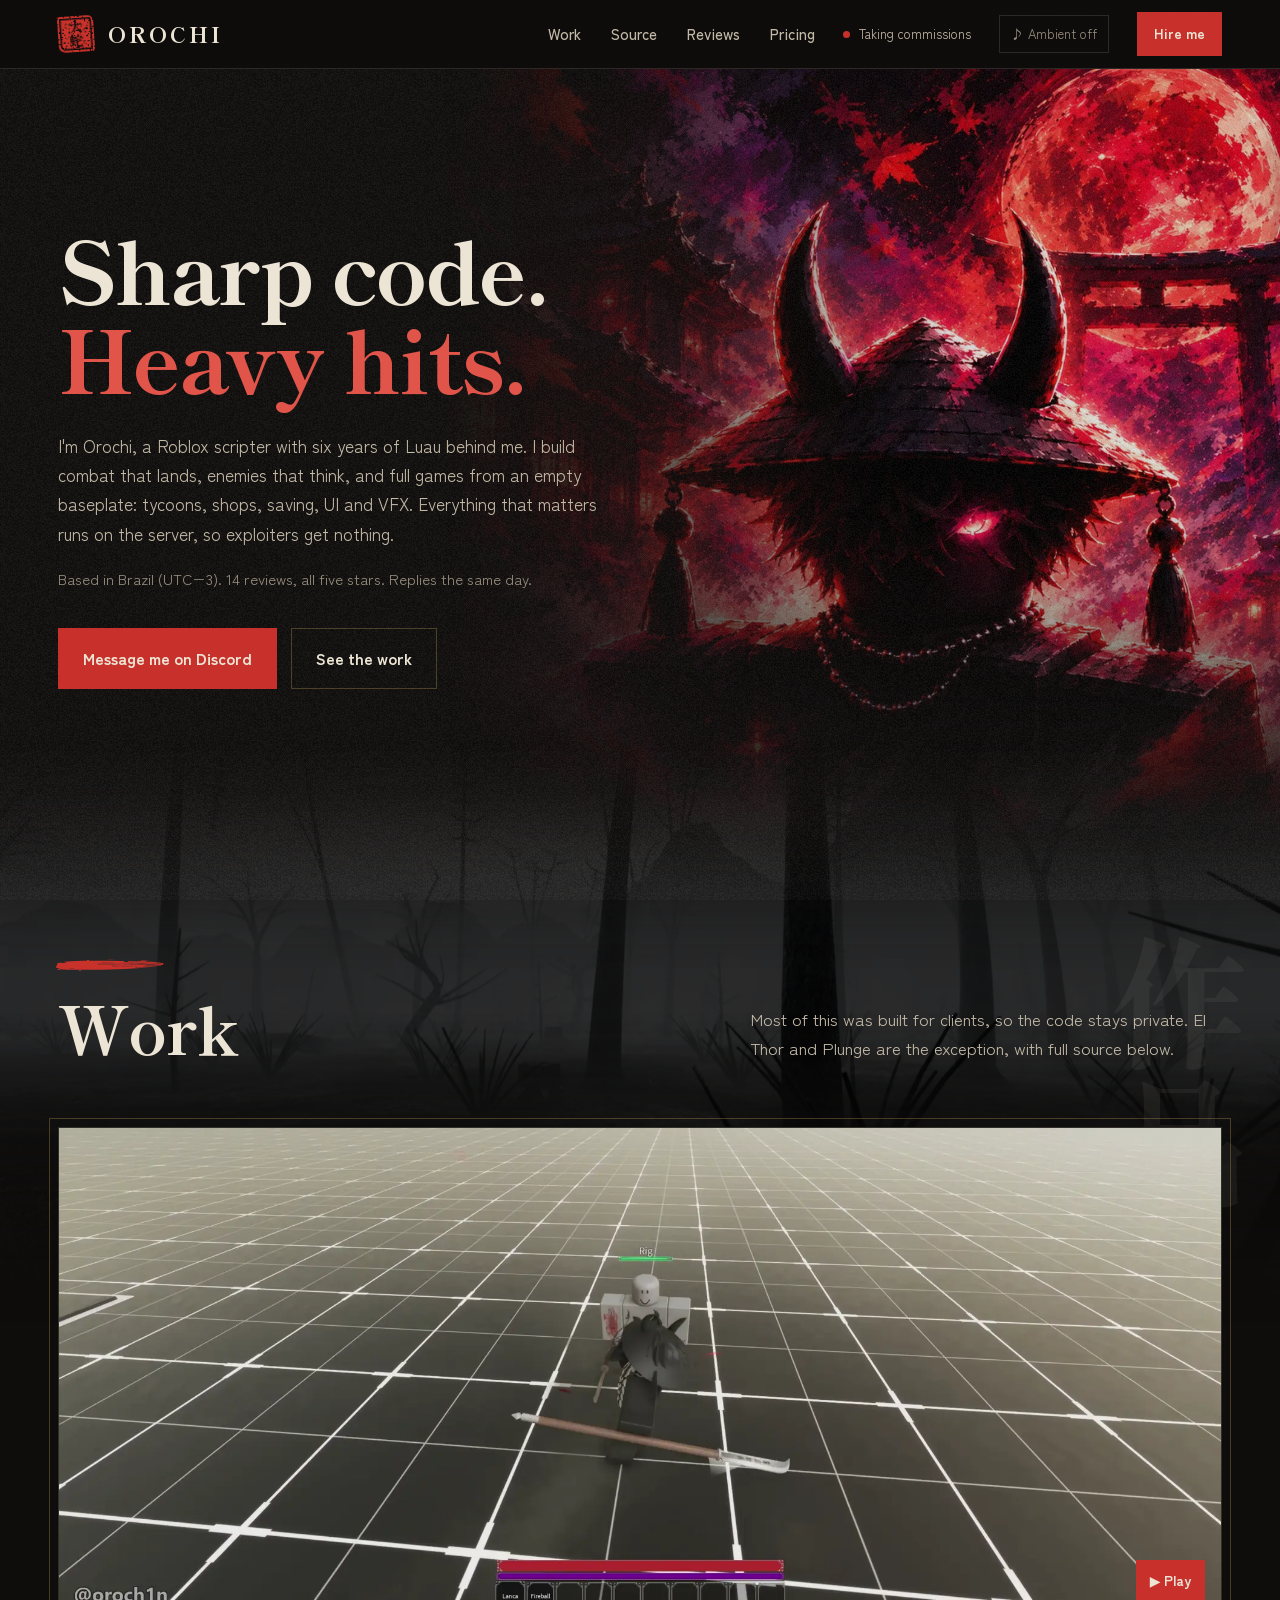
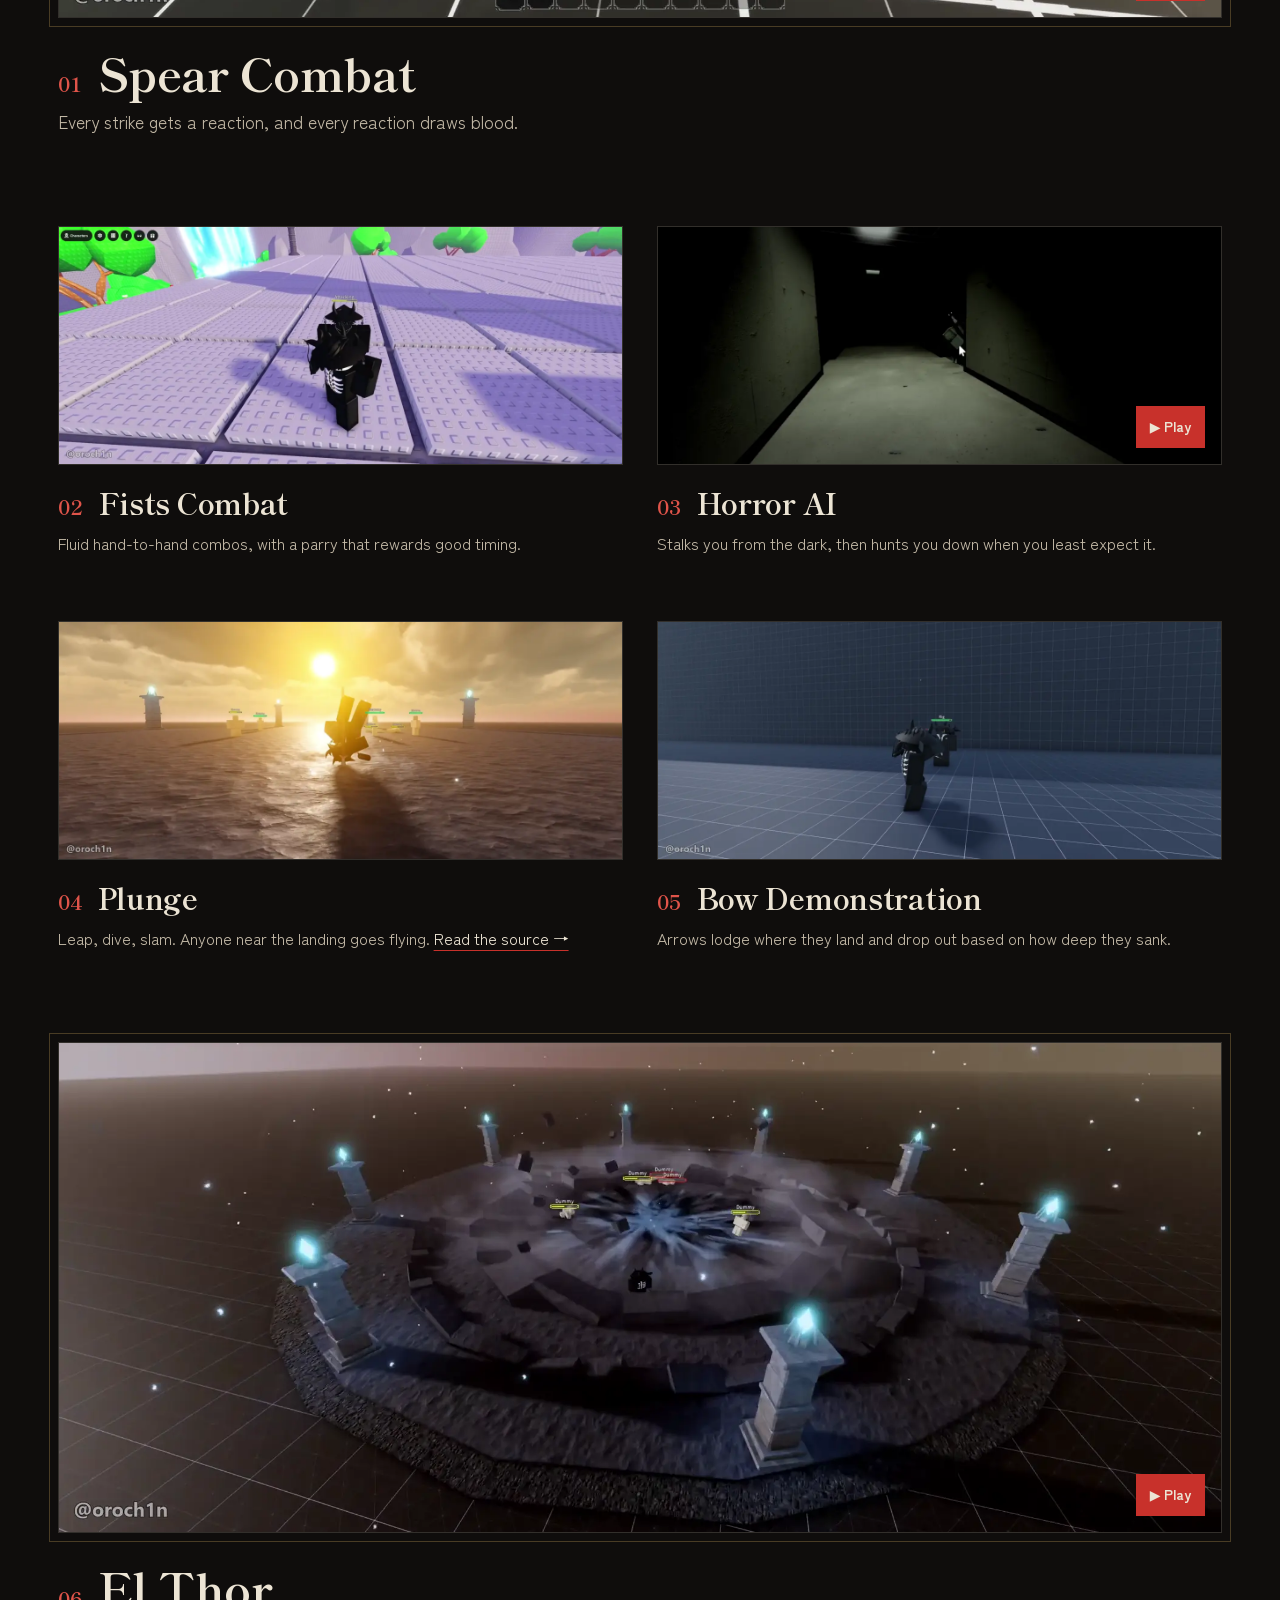
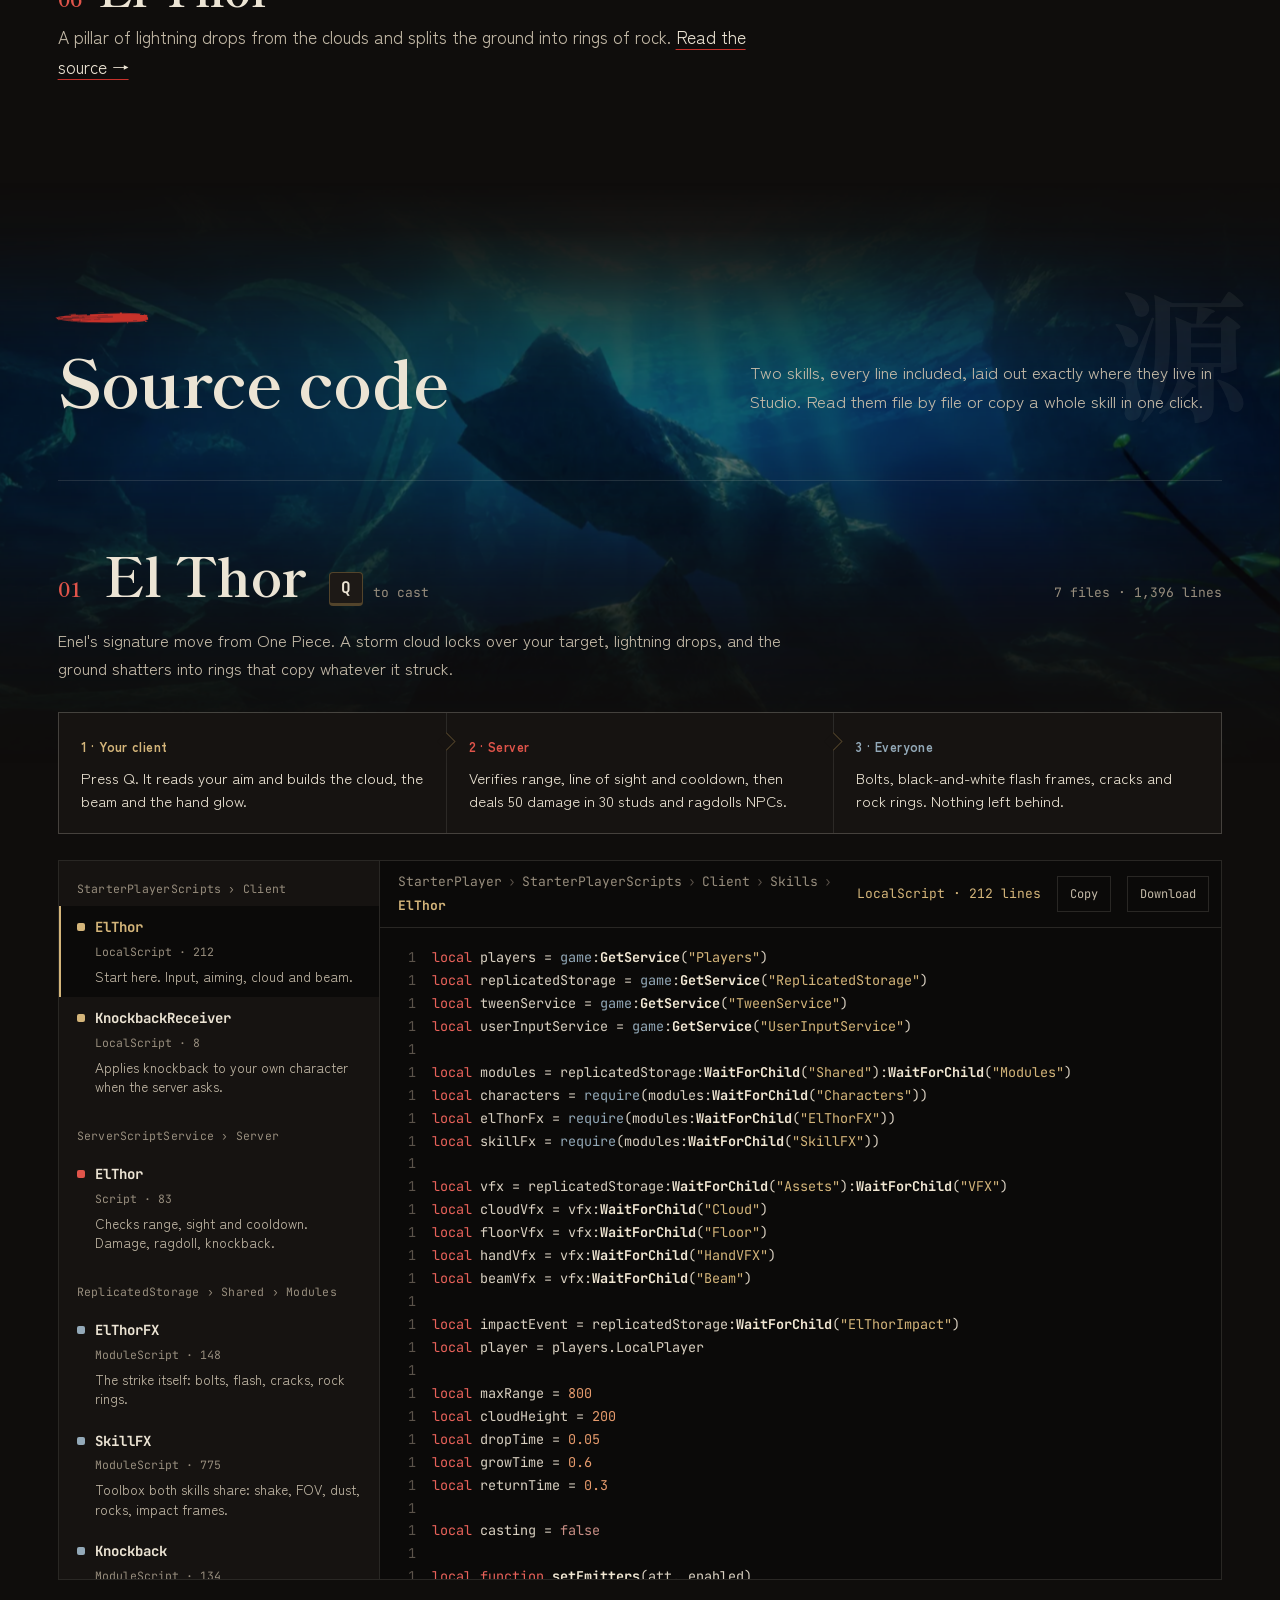
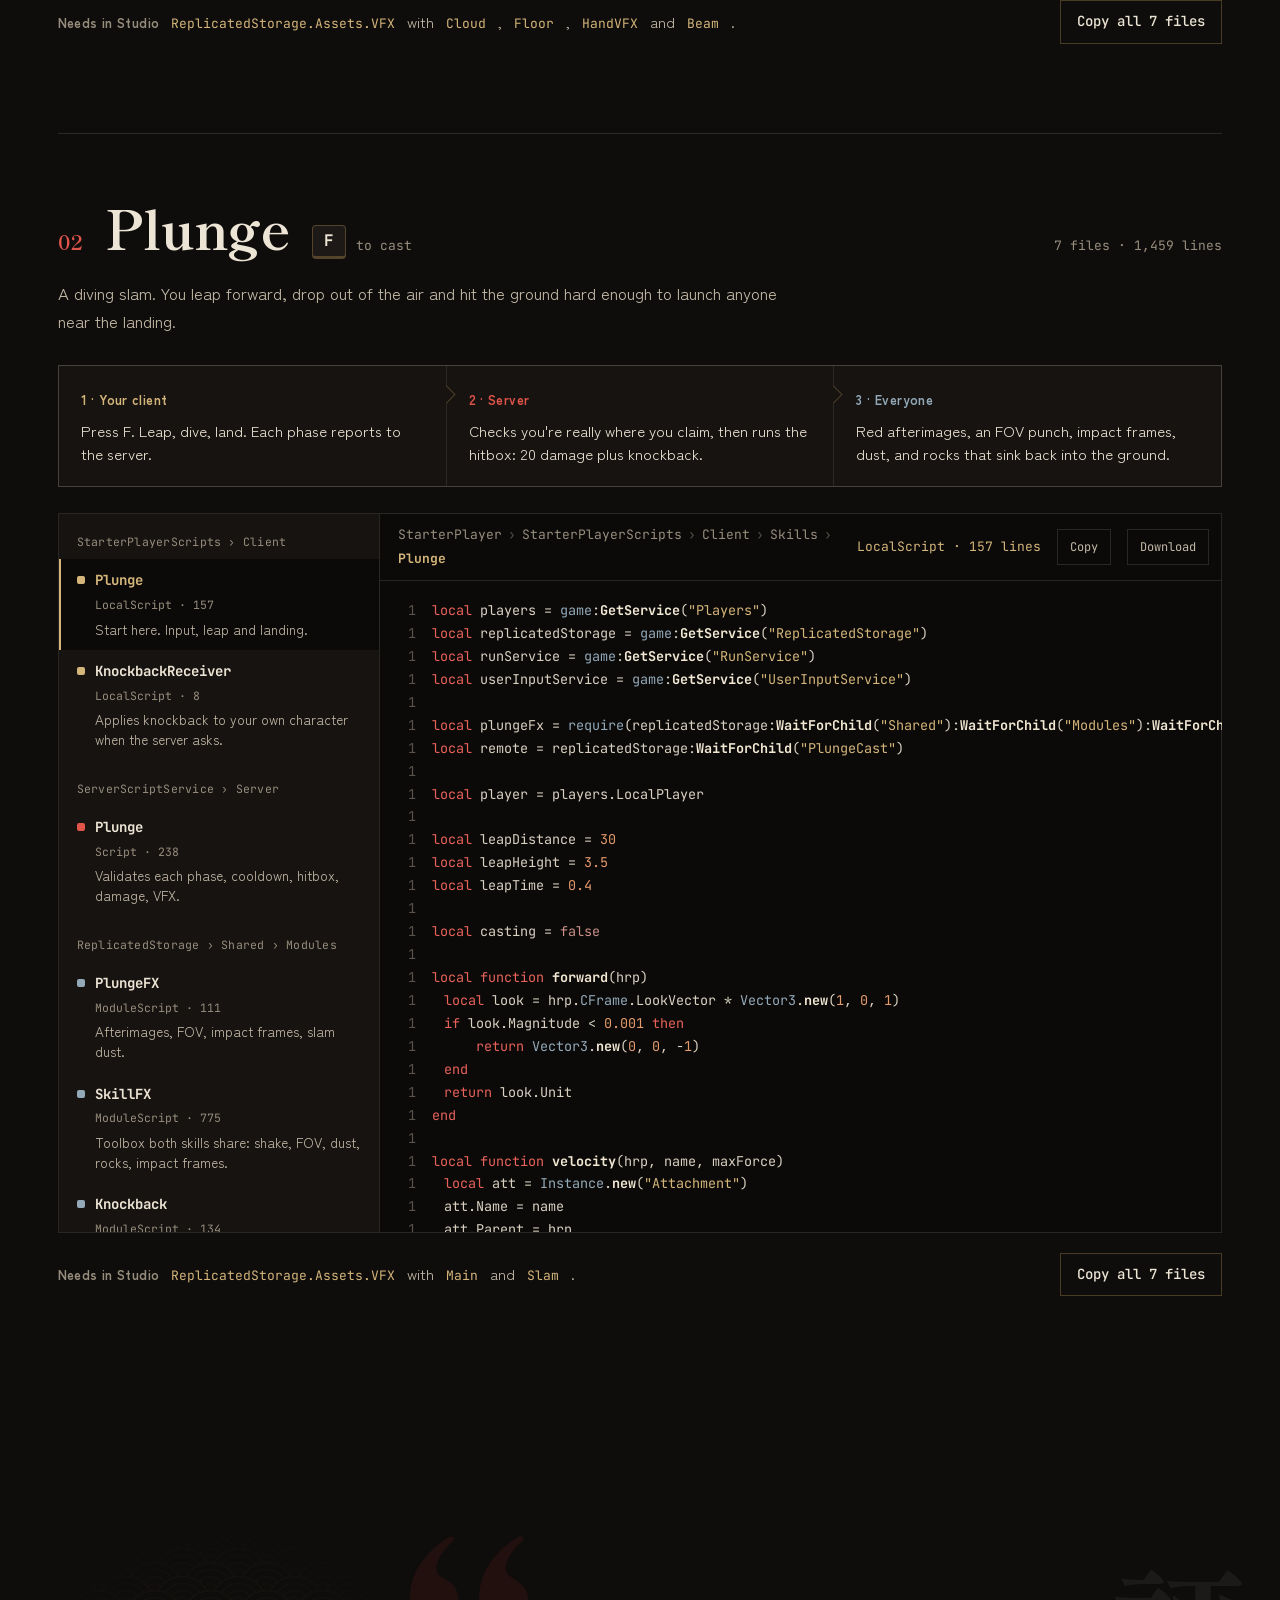
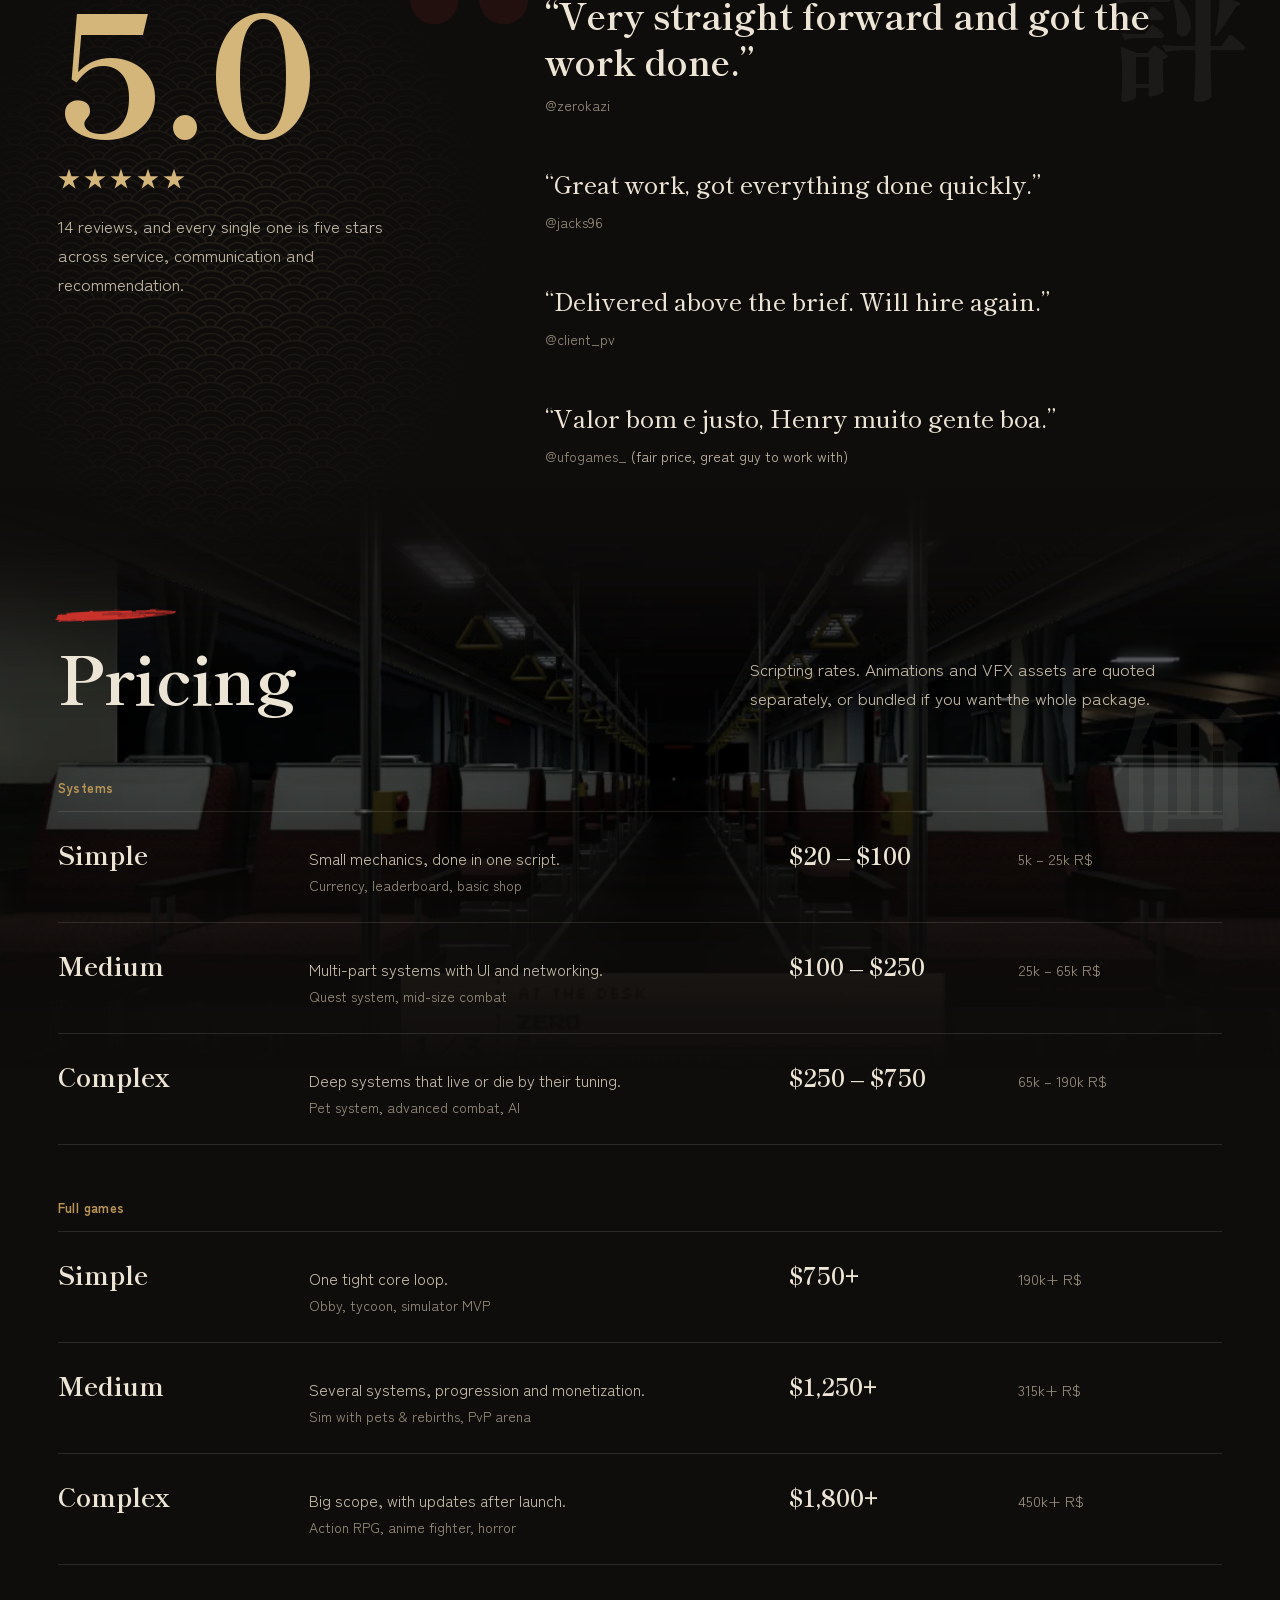
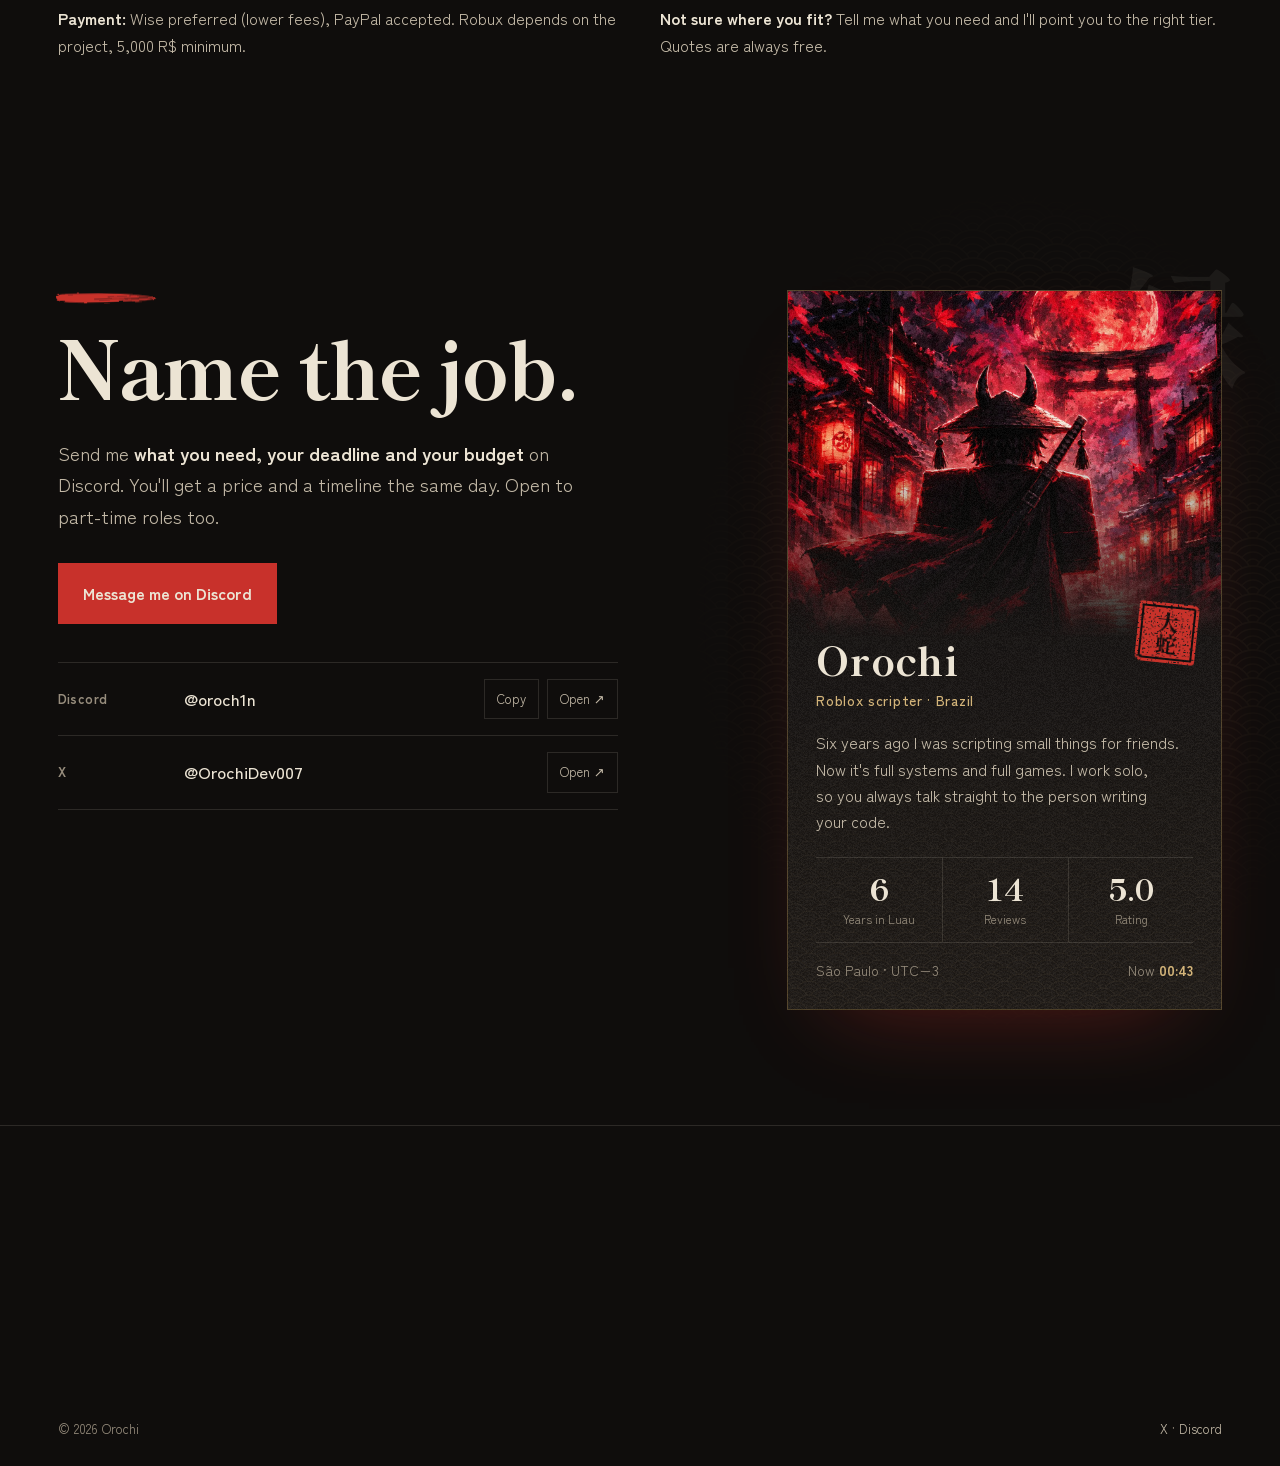
<file: index.html>
<!DOCTYPE html>
<html lang="en"><head>
<meta charset="UTF-8">
<meta name="viewport" content="width=device-width, initial-scale=1">
<title>Orochi · Roblox Scripter</title>
<meta name="description" content="Orochi, Roblox scripter from Brazil. Combat, enemy AI and full games, built server-side so exploiters get nothing. Replies the same day.">
<meta property="og:type" content="website">
<meta property="og:site_name" content="Orochi">
<meta property="og:title" content="Orochi · Roblox Scripter">
<meta property="og:description" content="Sharp code. Heavy hits. Combat, enemy AI and full games, built server-side so exploiters get nothing.">
<meta property="og:url" content="https://orochidev00.github.io/portfolio/">
<meta property="og:image" content="https://orochidev00.github.io/portfolio/site/img/og.jpg">
<meta property="og:image:width" content="1200">
<meta property="og:image:height" content="630">
<meta property="og:image:alt" content="Orochi, Roblox scripter. Sharp code. Heavy hits.">
<meta name="twitter:card" content="summary_large_image">
<link rel="icon" href="site/img/favicon-32.png" sizes="32x32" type="image/png">
<link rel="icon" href="site/img/favicon-192.png" sizes="192x192" type="image/png">
<link rel="apple-touch-icon" href="site/img/apple-touch-icon.png">
<meta name="theme-color" content="#0f0d0c">
<link rel="stylesheet" href="site/fonts.css">
<link rel="stylesheet" href="site/site.css">
<script>(function () {
var d = document.documentElement, done = function () { d.classList.add("fonts") };
d.classList.add("js");
if (!matchMedia("(prefers-reduced-motion: reduce)").matches) d.classList.add("motion");
if (document.fonts) document.fonts.load('800 35px "Shippori Mincho"', "大蛇").then(done, done); else done();
setTimeout(function () { d.classList.add("ready") }, 6000);
})()</script>
</head>
<body>
<svg width="0" height="0" style="position:absolute" aria-hidden="true" focusable="false"><filter id="stamp" x="-10%" y="-10%" width="120%" height="120%"><feTurbulence type="fractalNoise" baseFrequency=".9" numOctaves="2" seed="4" result="n"/><feDisplacementMap in="SourceGraphic" in2="n" scale="1.6" xChannelSelector="R" yChannelSelector="G" result="d"/><feTurbulence type="fractalNoise" baseFrequency=".55" numOctaves="2" seed="11" result="s"/><feColorMatrix in="s" type="matrix" values="0 0 0 0 0  0 0 0 0 0  0 0 0 0 0  -14 0 0 0 9.6" result="m"/><feComposite in="d" in2="m" operator="in"/></filter></svg>
<div class="loader" aria-hidden="true"><div class="loader-mark"><span class="seal loader-seal">大蛇</span><span class="loader-word">OROCHI</span><span class="loader-bar"><i></i></span></div></div>
<header class="nav">
<div class="wrap">
<a class="logo" href="#top"><span class="seal" aria-hidden="true">大蛇</span>OROCHI</a>
<nav class="nav-links" aria-label="Sections"><a href="#work">Work</a><a href="#source">Source</a><a href="#reviews">Reviews</a><a href="#pricing">Pricing</a></nav>
<span class="status">Taking commissions</span>
<button class="music-btn" type="button" aria-pressed="false" aria-label="Toggle ambient music"><span aria-hidden="true">♪</span> <span class="txt">Ambient off</span></button>
<a class="btn small" href="#contact">Hire me</a>
</div>
</header>

<main id="top">
<section class="hero">
<div class="leaves" aria-hidden="true"></div>
<div class="wrap">
<div>
<h1 class="display">Sharp code.<br><span class="accent">Heavy hits.</span></h1>
<p class="hero-intro">I'm Orochi, a Roblox scripter with six years of Luau behind me. I build combat that lands, enemies that think, and full games from an empty baseplate: tycoons, shops, saving, UI and VFX. Everything that matters runs on the server, so exploiters get nothing.</p>
<p class="hero-note">Based in Brazil (UTC−3). 14 reviews, all five stars. Replies the same day.</p>
<div class="hero-actions"><a class="btn" href="https://discord.com/users/oroch1n" target="_blank" rel="noreferrer">Message me on Discord</a><a class="btn ghost" href="#work">See the work</a></div>
</div>
<div class="hero-art"><img src="site/img/hero.webp" alt="Orochi, ronin avatar with a horned kasa under a red moon"></div>
</div>
</section>

<section class="section" id="work" data-kanji="作品">
<div class="section-art" aria-hidden="true"><img src="site/media/work7.webp" alt="" loading="lazy" draggable="false"></div>
<div class="wrap">
<div class="section-head">
<div><span class="stroke"></span><h2 class="display">Work</h2></div>
<p>Most of this was built for clients, so the code stays private. El Thor and Plunge are the exception, with full source below.</p>
</div>

<div class="reel">
<figure class="item featured">
<button class="media" type="button" data-full="site/media/work4.mp4" aria-label="Play Spear Combat with sound"><video data-src="site/media/work4-preview.mp4" poster="site/media/work4.webp" muted loop playsinline preload="none"></video><span class="badge">▶ Play</span></button>
<figcaption class="cap"><span class="case-num">01</span><h3 class="display">Spear Combat</h3><p>Every strike gets a reaction, and every reaction draws blood.</p></figcaption>
</figure>

<div class="grid">
<figure class="item">
<div class="media"><video data-src="site/media/work1.mp4" poster="site/media/work1.webp" muted loop playsinline preload="none"></video></div>
<figcaption class="cap"><span class="case-num">02</span><h3 class="display">Fists Combat</h3><p>Fluid hand-to-hand combos, with a parry that rewards good timing.</p></figcaption>
</figure>
<figure class="item">
<button class="media" type="button" data-full="site/media/work5.mp4" aria-label="Play Horror AI with sound"><video data-src="site/media/work5-preview.mp4" poster="site/media/work5.webp" muted loop playsinline preload="none"></video><span class="badge">▶ Play</span></button>
<figcaption class="cap"><span class="case-num">03</span><h3 class="display">Horror AI</h3><p>Stalks you from the dark, then hunts you down when you least expect it.</p></figcaption>
</figure>
<figure class="item">
<div class="media"><video data-src="site/media/work3.mp4" poster="site/media/work3.webp" muted loop playsinline preload="none"></video></div>
<figcaption class="cap"><span class="case-num">04</span><h3 class="display">Plunge</h3><p>Leap, dive, slam. Anyone near the landing goes flying. <a href="#src-plunge">Read the source →</a></p></figcaption>
</figure>
<figure class="item">
<div class="media"><video data-src="site/media/work6.mp4" poster="site/media/work6.webp" muted loop playsinline preload="none"></video></div>
<figcaption class="cap"><span class="case-num">05</span><h3 class="display">Bow Demonstration</h3><p>Arrows lodge where they land and drop out based on how deep they sank.</p></figcaption>
</figure>
</div>

<figure class="item featured">
<button class="media" type="button" data-full="site/media/work2.mp4" aria-label="Play El Thor with sound"><video data-src="site/media/work2-preview.mp4" poster="site/media/work2.webp" muted loop playsinline preload="none"></video><span class="badge">▶ Play</span></button>
<figcaption class="cap"><span class="case-num">06</span><h3 class="display">El Thor</h3><p>A pillar of lightning drops from the clouds and splits the ground into rings of rock. <a href="#src-elthor">Read the source →</a></p></figcaption>
</figure>
</div>
</div>
</section>

<section class="section source" id="source" data-kanji="源">
<div class="section-art" aria-hidden="true"><img src="site/media/work8.webp" alt="" loading="lazy" draggable="false"></div>
<div class="wrap">
<div class="section-head">
<div><span class="stroke"></span><h2 class="display">Source code</h2></div>
<p>Two skills, every line included, laid out exactly where they live in Studio. Read them file by file or copy a whole skill in one click.</p>
</div>
<article class="proj" id="src-elthor" data-project="elthor">
<header class="proj-head"><span class="case-num">01</span><h3 class="display proj-title">El Thor</h3><span class="key"><kbd>Q</kbd>to cast</span><span class="proj-meta" data-stats=""></span></header>
<p class="proj-sum">Enel's signature move from One Piece. A storm cloud locks over your target, lightning drops, and the ground shatters into rings that copy whatever it struck.</p>
<ol class="flow"><li><span class="label">1 · Your client</span><p>Press Q. It reads your aim and builds the cloud, the beam and the hand glow.</p></li><li><span class="label">2 · Server</span><p>Verifies range, line of sight and cooldown, then deals 50 damage in 30 studs and ragdolls NPCs.</p></li><li><span class="label">3 · Everyone</span><p>Bolts, black-and-white flash frames, cracks and rock rings. Nothing left behind.</p></li></ol>
<div class="explorer">
<nav class="tree" aria-label="El Thor files"><div class="grp"><span class="grp-name">StarterPlayerScripts › Client</span><button class="file" type="button" data-path="client/Skills/ElThor.client.lua"><span class="fn">ElThor</span><span class="ty"></span><span class="role">Start here. Input, aiming, cloud and beam.</span></button><button class="file" type="button" data-path="client/Controllers/KnockbackReceiver.client.lua"><span class="fn">KnockbackReceiver</span><span class="ty"></span><span class="role">Applies knockback to your own character when the server asks.</span></button></div><div class="grp"><span class="grp-name">ServerScriptService › Server</span><button class="file" type="button" data-path="server/Skills/ElThor.server.lua"><span class="fn">ElThor</span><span class="ty"></span><span class="role">Checks range, sight and cooldown. Damage, ragdoll, knockback.</span></button></div><div class="grp"><span class="grp-name">ReplicatedStorage › Shared › Modules</span><button class="file" type="button" data-path="shared/Modules/ElThorFX.lua"><span class="fn">ElThorFX</span><span class="ty"></span><span class="role">The strike itself: bolts, flash, cracks, rock rings.</span></button><button class="file" type="button" data-path="shared/Modules/SkillFX.lua"><span class="fn">SkillFX</span><span class="ty"></span><span class="role">Toolbox both skills share: shake, FOV, dust, rocks, impact frames.</span></button><button class="file" type="button" data-path="shared/Modules/Knockback.lua"><span class="fn">Knockback</span><span class="ty"></span><span class="role">Moves whoever got hit on the client that owns the body, so it never rubber-bands.</span></button><button class="file" type="button" data-path="shared/Modules/Characters.lua"><span class="fn">Characters</span><span class="ty"></span><span class="role">Finds every character, builds raycast filters, checks line of sight.</span></button></div></nav>
<div class="code">
<div class="code-head"><div class="crumb"></div><span class="meta"></span><button type="button" data-act="copy">Copy</button><button type="button" data-act="dl">Download</button></div>
<pre tabindex="0" aria-label="Lua source"></pre>
</div>
</div>
<div class="proj-foot"><p><span class="label">Needs in Studio</span><code>ReplicatedStorage.Assets.VFX</code> with <code>Cloud</code>, <code>Floor</code>, <code>HandVFX</code> and <code>Beam</code>.</p><button class="btn ghost small" type="button" data-act="all">Copy all files</button></div>
</article>
<article class="proj" id="src-plunge" data-project="plunge">
<header class="proj-head"><span class="case-num">02</span><h3 class="display proj-title">Plunge</h3><span class="key"><kbd>F</kbd>to cast</span><span class="proj-meta" data-stats=""></span></header>
<p class="proj-sum">A diving slam. You leap forward, drop out of the air and hit the ground hard enough to launch anyone near the landing.</p>
<ol class="flow"><li><span class="label">1 · Your client</span><p>Press F. Leap, dive, land. Each phase reports to the server.</p></li><li><span class="label">2 · Server</span><p>Checks you're really where you claim, then runs the hitbox: 20 damage plus knockback.</p></li><li><span class="label">3 · Everyone</span><p>Red afterimages, an FOV punch, impact frames, dust, and rocks that sink back into the ground.</p></li></ol>
<div class="explorer">
<nav class="tree" aria-label="Plunge files"><div class="grp"><span class="grp-name">StarterPlayerScripts › Client</span><button class="file" type="button" data-path="client/Skills/Plunge.client.lua"><span class="fn">Plunge</span><span class="ty"></span><span class="role">Start here. Input, leap and landing.</span></button><button class="file" type="button" data-path="client/Controllers/KnockbackReceiver.client.lua"><span class="fn">KnockbackReceiver</span><span class="ty"></span><span class="role">Applies knockback to your own character when the server asks.</span></button></div><div class="grp"><span class="grp-name">ServerScriptService › Server</span><button class="file" type="button" data-path="server/Skills/Plunge.server.lua"><span class="fn">Plunge</span><span class="ty"></span><span class="role">Validates each phase, cooldown, hitbox, damage, VFX.</span></button></div><div class="grp"><span class="grp-name">ReplicatedStorage › Shared › Modules</span><button class="file" type="button" data-path="shared/Modules/PlungeFX.lua"><span class="fn">PlungeFX</span><span class="ty"></span><span class="role">Afterimages, FOV, impact frames, slam dust.</span></button><button class="file" type="button" data-path="shared/Modules/SkillFX.lua"><span class="fn">SkillFX</span><span class="ty"></span><span class="role">Toolbox both skills share: shake, FOV, dust, rocks, impact frames.</span></button><button class="file" type="button" data-path="shared/Modules/Knockback.lua"><span class="fn">Knockback</span><span class="ty"></span><span class="role">Moves whoever got hit on the client that owns the body, so it never rubber-bands.</span></button><button class="file" type="button" data-path="shared/Modules/Characters.lua"><span class="fn">Characters</span><span class="ty"></span><span class="role">Finds every character, builds raycast filters, checks line of sight.</span></button></div></nav>
<div class="code">
<div class="code-head"><div class="crumb"></div><span class="meta"></span><button type="button" data-act="copy">Copy</button><button type="button" data-act="dl">Download</button></div>
<pre tabindex="0" aria-label="Lua source"></pre>
</div>
</div>
<div class="proj-foot"><p><span class="label">Needs in Studio</span><code>ReplicatedStorage.Assets.VFX</code> with <code>Main</code> and <code>Slam</code>.</p><button class="btn ghost small" type="button" data-act="all">Copy all files</button></div>
</article>
</div>
</section>

<section class="section" id="reviews" data-kanji="評">
<div class="wrap reviews-grid">
<div class="score"><b>5.0</b><span class="stars" aria-label="5 out of 5 stars">★★★★★</span><p>14 reviews, and every single one is five stars across service, communication and recommendation.</p></div>
<ul class="quotes">
<li><blockquote>“Very straight forward and got the work done.”</blockquote><cite>@zerokazi</cite></li>
<li><blockquote>“Great work, got everything done quickly.”</blockquote><cite>@jacks96</cite></li>
<li><blockquote>“Delivered above the brief. Will hire again.”</blockquote><cite>@client_pv</cite></li>
<li><blockquote lang="pt">“Valor bom e justo, Henry muito gente boa.”</blockquote><cite>@ufogames_ <i>(fair price, great guy to work with)</i></cite></li>
</ul>
</div>
</section>

<section class="section" id="pricing" style="padding-top:0" data-kanji="価">
<div class="section-art" aria-hidden="true"><img src="site/media/work9.webp" alt="" loading="lazy" draggable="false"></div>
<div class="wrap">
<div class="section-head">
<div><span class="stroke"></span><h2 class="display">Pricing</h2></div>
<p>Scripting rates. Animations and VFX assets are quoted separately, or bundled if you want the whole package.</p>
</div>
<div class="price-group"><span class="label">Systems</span>
<div class="price-row"><h3>Simple</h3><p>Small mechanics, done in one script.<i>Currency, leaderboard, basic shop</i></p><span class="usd">$20 – $100</span><span class="rbx">5k – 25k R$</span></div>
<div class="price-row"><h3>Medium</h3><p>Multi-part systems with UI and networking.<i>Quest system, mid-size combat</i></p><span class="usd">$100 – $250</span><span class="rbx">25k – 65k R$</span></div>
<div class="price-row"><h3>Complex</h3><p>Deep systems that live or die by their tuning.<i>Pet system, advanced combat, AI</i></p><span class="usd">$250 – $750</span><span class="rbx">65k – 190k R$</span></div>
</div>
<div class="price-group"><span class="label">Full games</span>
<div class="price-row"><h3>Simple</h3><p>One tight core loop.<i>Obby, tycoon, simulator MVP</i></p><span class="usd">$750+</span><span class="rbx">190k+ R$</span></div>
<div class="price-row"><h3>Medium</h3><p>Several systems, progression and monetization.<i>Sim with pets &amp; rebirths, PvP arena</i></p><span class="usd">$1,250+</span><span class="rbx">315k+ R$</span></div>
<div class="price-row"><h3>Complex</h3><p>Big scope, with updates after launch.<i>Action RPG, anime fighter, horror</i></p><span class="usd">$1,800+</span><span class="rbx">450k+ R$</span></div>
</div>
<div class="price-notes">
<p><strong>Payment:</strong> Wise preferred (lower fees), PayPal accepted. Robux depends on the project, 5,000 R$ minimum.</p>
<p><strong>Not sure where you fit?</strong> Tell me what you need and I'll point you to the right tier. Quotes are always free.</p>
</div>
</div>
</section>

<section class="section contact" id="contact" data-kanji="縁">
<div class="wrap contact-grid">
<div>
<span class="stroke"></span><h2 class="display">Name the job.</h2>
<p class="contact-lead">Send me <strong>what you need, your deadline and your budget</strong> on Discord. You'll get a price and a timeline the same day. Open to part-time roles too.</p>
<div style="margin-top:32px"><a class="btn" href="https://discord.com/users/oroch1n" target="_blank" rel="noreferrer">Message me on Discord</a></div>
<div class="channels">
<div class="channel"><span class="label">Discord</span><span class="v">@oroch1n</span><span class="acts"><button type="button" data-copy="oroch1n">Copy</button><a href="https://discord.com/users/oroch1n" target="_blank" rel="noreferrer">Open ↗</a></span></div>
<div class="channel"><span class="label">X</span><span class="v">@OrochiDev007</span><span class="acts"><a href="https://x.com/OrochiDev007" target="_blank" rel="noreferrer">Open ↗</a></span></div>
</div>
</div>
<aside class="about">
<div class="about-img"><img src="site/img/about.webp" alt="Orochi seen from behind, katana on his back, walking toward a torii under a red moon" loading="lazy"></div>
<div class="about-body">
<span class="seal about-seal" aria-hidden="true">大蛇</span>
<h3>Orochi</h3>
<p class="about-role">Roblox scripter · Brazil</p>
<p class="about-bio">Six years ago I was scripting small things for friends. Now it's full systems and full games. I work solo, so you always talk straight to the person writing your code.</p>
<dl class="facts"><div><dt>Years in Luau</dt><dd>6</dd></div><div><dt>Reviews</dt><dd>14</dd></div><div><dt>Rating</dt><dd>5.0</dd></div></dl>
<div class="clock"><span>São Paulo · UTC−3</span><span>Now <b data-clock="">--:--</b></span></div>
</div>
</aside>
</div>
</section>
</main>

<footer>
<div class="sign" aria-hidden="true"><span class="word">OROCHI</span><span class="seal big">大蛇</span></div>
<div class="wrap"><span>© 2026 Orochi</span><span><a href="https://x.com/OrochiDev007" target="_blank" rel="noreferrer">X</a> · <a href="https://discord.com/users/oroch1n" target="_blank" rel="noreferrer">Discord</a></span></div></footer>

<div class="toast" role="status" aria-live="polite"></div>
<dialog class="lightbox" aria-label="Video player">
<button class="close" type="button">Close ✕</button>
<video controls playsinline controlslist="nodownload noplaybackrate noremoteplayback" disablepictureinpicture disableremoteplayback></video>
</dialog>
<audio id="lofi" src="site/audio/ambient.mp3" loop="" preload="none"></audio>
<script src="site/code/sources.js"></script>
<script src="site/site.js"></script>


</body></html>
</file>
<file: site/fonts.css>
/* latin */
@font-face {
  font-family: 'JetBrains Mono';
  font-style: normal;
  font-weight: 400;
  font-display: swap;
  src: url("fonts/jetbrains-mono-400-latin.woff2") format('woff2');
  unicode-range: U+0000-00FF, U+0131, U+0152-0153, U+02BB-02BC, U+02C6, U+02DA, U+02DC, U+0304, U+0308, U+0329, U+2000-206F, U+20AC, U+2122, U+2191, U+2193, U+2212, U+2215, U+FEFF, U+FFFD;
}
/* latin */
@font-face {
  font-family: 'JetBrains Mono';
  font-style: normal;
  font-weight: 500;
  font-display: swap;
  src: url("fonts/jetbrains-mono-400-latin.woff2") format('woff2');
  unicode-range: U+0000-00FF, U+0131, U+0152-0153, U+02BB-02BC, U+02C6, U+02DA, U+02DC, U+0304, U+0308, U+0329, U+2000-206F, U+20AC, U+2122, U+2191, U+2193, U+2212, U+2215, U+FEFF, U+FFFD;
}
/* latin */
@font-face {
  font-family: 'JetBrains Mono';
  font-style: normal;
  font-weight: 700;
  font-display: swap;
  src: url("fonts/jetbrains-mono-400-latin.woff2") format('woff2');
  unicode-range: U+0000-00FF, U+0131, U+0152-0153, U+02BB-02BC, U+02C6, U+02DA, U+02DC, U+0304, U+0308, U+0329, U+2000-206F, U+20AC, U+2122, U+2191, U+2193, U+2212, U+2215, U+FEFF, U+FFFD;
}
@font-face {
  font-family: 'Shippori Mincho';
  font-style: normal;
  font-weight: 500;
  font-display: swap;
  src: url("fonts/shippori-mincho-500-cjk-078.woff2") format('woff2');
  unicode-range: U+2207, U+25ef, U+309c, U+4e4f, U+5146, U+51dd, U+5351, U+540a, U+5629, U+5eb5, U+5f04, U+5f13, U+60dc, U+6212, U+63b4, U+642c, U+6627, U+66a6, U+66c7, U+66fd, U+674e, U+6b96, U+6c4e, U+6df3, U+6e67, U+6f84, U+72fc, U+733f, U+7c97, U+7db1, U+7e4d, U+816b, U+82d1, U+84cb, U+854e, U+8607, U+86c7, U+871c, U+8776, U+8a89, U+8fc4, U+91a4, U+9285, U+9685, U+9903, U+9b31, U+9f13, U+ff42, U+ff74, U+ff91;
}
@font-face {
  font-family: 'Shippori Mincho';
  font-style: normal;
  font-weight: 500;
  font-display: swap;
  src: url("fonts/shippori-mincho-500-cjk-094.woff2") format('woff2');
  unicode-range: U+21d2, U+25ce, U+300a-300b, U+4e89, U+4e9c, U+4ea1, U+5263, U+53cc, U+5426, U+5869, U+5947, U+598a, U+5999, U+5e55, U+5e72, U+5e79, U+5fae, U+5fb9, U+602a, U+6163, U+624d, U+6749, U+6c5a, U+6cbf, U+6d45, U+6dfb, U+6e7e, U+708e, U+725b, U+7763, U+79c0, U+7bc4, U+7c89, U+7e01, U+7e2e, U+8010, U+8033, U+8c6a, U+8cc3, U+8f1d, U+8f9b, U+8fb2, U+907f, U+90f7, U+9707, U+9818, U+9b3c, U+ff0a, U+ff4d;
}
@font-face {
  font-family: 'Shippori Mincho';
  font-style: normal;
  font-weight: 500;
  font-display: swap;
  src: url("fonts/shippori-mincho-500-cjk-100.woff2") format('woff2');
  unicode-range: U+2191, U+505c, U+52e4, U+5305, U+535a, U+56e0, U+59bb, U+5acc, U+5b09, U+5b87, U+5c90, U+5df1, U+5e2d, U+5e33, U+5f3e, U+6298, U+6383, U+653b, U+6697, U+6804, U+6a39, U+6cca, U+6e90, U+6f2b, U+702c, U+7206, U+7236, U+7559, U+7565, U+7591, U+75c7, U+75db, U+7b4b, U+7bb1, U+7d99, U+7fbd, U+8131, U+885b, U+8b1d, U+8ff7, U+9003, U+9045, U+96a0, U+9732, U+990a, U+99d0, U+9e97, U+9f62, U+ff25, U+ff2d;
}
@font-face {
  font-family: 'Shippori Mincho';
  font-style: normal;
  font-weight: 500;
  font-display: swap;
  src: url("fonts/shippori-mincho-500-cjk-111.woff2") format('woff2');
  unicode-range: U+40, U+4e86, U+4e95, U+4f01, U+4f1d, U+4fbf, U+5099, U+5171, U+5177, U+53cb, U+53ce, U+53f0, U+5668, U+5712, U+5ba4, U+5ca1, U+5f85, U+60f3, U+653e, U+65ad, U+65e9, U+6620, U+6750, U+6761, U+6b62, U+6b74, U+6e08, U+6e80, U+7248, U+7531, U+7533, U+753a, U+77f3, U+798f, U+7f6e, U+8449, U+88fd, U+89b3, U+8a55, U+8ac7, U+8b77, U+8db3, U+8efd, U+8fd4, U+9031-9032, U+9580, U+9589, U+96d1, U+985e;
}
@font-face {
  font-family: 'Shippori Mincho';
  font-style: normal;
  font-weight: 500;
  font-display: swap;
  src: url("fonts/shippori-mincho-500-cjk-114.woff2") format('woff2');
  unicode-range: U+26, U+5f, U+2026, U+203b, U+4e09, U+4eac, U+4ed5, U+4fa1, U+5143, U+5199, U+5207, U+539f, U+53e3, U+53f7, U+5411, U+5473, U+5546, U+55b6, U+5929, U+597d, U+5bb9, U+5c11, U+5c4b, U+5ddd, U+5f97, U+5fc5, U+6295, U+6301, U+6307, U+671b, U+76f8, U+78ba, U+795e, U+7d30, U+7d39, U+7d9a, U+89e3, U+8a00, U+8a73, U+8a8d, U+8a9e, U+8aad, U+8abf, U+8cea, U+8eca, U+8ffd, U+904b, U+9650, U+ff11-ff12;
}
@font-face {
  font-family: 'Shippori Mincho';
  font-style: normal;
  font-weight: 500;
  font-display: swap;
  src: url("fonts/shippori-mincho-500-cjk-117.woff2") format('woff2');
  unicode-range: U+a9, U+3010-3011, U+30e2, U+4e0b, U+4eca, U+4ed6, U+4ed8, U+4f53, U+4f5c, U+4f7f, U+53d6, U+540d, U+54c1, U+5730, U+5916, U+5b50, U+5c0f, U+5f8c, U+624b, U+6570, U+6587, U+6599, U+691c, U+696d, U+6cd5, U+7269, U+7279, U+7406, U+767a-767b, U+77e5, U+7d04, U+7d22, U+8005, U+80fd, U+81ea, U+8868, U+8981, U+89a7, U+901a, U+9023, U+90e8, U+91d1, U+9332, U+958b, U+96c6, U+9ad8, U+ff1a, U+ff1f;
}
@font-face {
  font-family: 'Shippori Mincho';
  font-style: normal;
  font-weight: 500;
  font-display: swap;
  src: url("fonts/shippori-mincho-500-cjk-118.woff2") format('woff2');
  unicode-range: U+4e, U+a0, U+3000, U+300c-300d, U+4e00, U+4e0a, U+4e2d, U+4e8b, U+4eba, U+4f1a, U+5165, U+5168, U+5185, U+51fa, U+5206, U+5229, U+524d, U+52d5, U+5408, U+554f, U+5831, U+5834, U+5927, U+5b9a, U+5e74, U+5f0f, U+60c5, U+65b0, U+65b9, U+6642, U+6700, U+672c, U+682a, U+6b63, U+6c17, U+7121, U+751f, U+7528, U+753b, U+76ee, U+793e, U+884c, U+898b, U+8a18, U+9593, U+95a2, U+ff01, U+ff08-ff09;
}
/* latin */
@font-face {
  font-family: 'Shippori Mincho';
  font-style: normal;
  font-weight: 500;
  font-display: swap;
  src: url("fonts/shippori-mincho-500-latin.woff2") format('woff2');
  unicode-range: U+0000-00FF, U+0131, U+0152-0153, U+02BB-02BC, U+02C6, U+02DA, U+02DC, U+0304, U+0308, U+0329, U+2000-206F, U+20AC, U+2122, U+2191, U+2193, U+2212, U+2215, U+FEFF, U+FFFD;
}
@font-face {
  font-family: 'Shippori Mincho';
  font-style: normal;
  font-weight: 700;
  font-display: swap;
  src: url("fonts/shippori-mincho-700-cjk-078.woff2") format('woff2');
  unicode-range: U+2207, U+25ef, U+309c, U+4e4f, U+5146, U+51dd, U+5351, U+540a, U+5629, U+5eb5, U+5f04, U+5f13, U+60dc, U+6212, U+63b4, U+642c, U+6627, U+66a6, U+66c7, U+66fd, U+674e, U+6b96, U+6c4e, U+6df3, U+6e67, U+6f84, U+72fc, U+733f, U+7c97, U+7db1, U+7e4d, U+816b, U+82d1, U+84cb, U+854e, U+8607, U+86c7, U+871c, U+8776, U+8a89, U+8fc4, U+91a4, U+9285, U+9685, U+9903, U+9b31, U+9f13, U+ff42, U+ff74, U+ff91;
}
@font-face {
  font-family: 'Shippori Mincho';
  font-style: normal;
  font-weight: 700;
  font-display: swap;
  src: url("fonts/shippori-mincho-700-cjk-094.woff2") format('woff2');
  unicode-range: U+21d2, U+25ce, U+300a-300b, U+4e89, U+4e9c, U+4ea1, U+5263, U+53cc, U+5426, U+5869, U+5947, U+598a, U+5999, U+5e55, U+5e72, U+5e79, U+5fae, U+5fb9, U+602a, U+6163, U+624d, U+6749, U+6c5a, U+6cbf, U+6d45, U+6dfb, U+6e7e, U+708e, U+725b, U+7763, U+79c0, U+7bc4, U+7c89, U+7e01, U+7e2e, U+8010, U+8033, U+8c6a, U+8cc3, U+8f1d, U+8f9b, U+8fb2, U+907f, U+90f7, U+9707, U+9818, U+9b3c, U+ff0a, U+ff4d;
}
@font-face {
  font-family: 'Shippori Mincho';
  font-style: normal;
  font-weight: 700;
  font-display: swap;
  src: url("fonts/shippori-mincho-700-cjk-100.woff2") format('woff2');
  unicode-range: U+2191, U+505c, U+52e4, U+5305, U+535a, U+56e0, U+59bb, U+5acc, U+5b09, U+5b87, U+5c90, U+5df1, U+5e2d, U+5e33, U+5f3e, U+6298, U+6383, U+653b, U+6697, U+6804, U+6a39, U+6cca, U+6e90, U+6f2b, U+702c, U+7206, U+7236, U+7559, U+7565, U+7591, U+75c7, U+75db, U+7b4b, U+7bb1, U+7d99, U+7fbd, U+8131, U+885b, U+8b1d, U+8ff7, U+9003, U+9045, U+96a0, U+9732, U+990a, U+99d0, U+9e97, U+9f62, U+ff25, U+ff2d;
}
@font-face {
  font-family: 'Shippori Mincho';
  font-style: normal;
  font-weight: 700;
  font-display: swap;
  src: url("fonts/shippori-mincho-700-cjk-111.woff2") format('woff2');
  unicode-range: U+40, U+4e86, U+4e95, U+4f01, U+4f1d, U+4fbf, U+5099, U+5171, U+5177, U+53cb, U+53ce, U+53f0, U+5668, U+5712, U+5ba4, U+5ca1, U+5f85, U+60f3, U+653e, U+65ad, U+65e9, U+6620, U+6750, U+6761, U+6b62, U+6b74, U+6e08, U+6e80, U+7248, U+7531, U+7533, U+753a, U+77f3, U+798f, U+7f6e, U+8449, U+88fd, U+89b3, U+8a55, U+8ac7, U+8b77, U+8db3, U+8efd, U+8fd4, U+9031-9032, U+9580, U+9589, U+96d1, U+985e;
}
@font-face {
  font-family: 'Shippori Mincho';
  font-style: normal;
  font-weight: 700;
  font-display: swap;
  src: url("fonts/shippori-mincho-700-cjk-114.woff2") format('woff2');
  unicode-range: U+26, U+5f, U+2026, U+203b, U+4e09, U+4eac, U+4ed5, U+4fa1, U+5143, U+5199, U+5207, U+539f, U+53e3, U+53f7, U+5411, U+5473, U+5546, U+55b6, U+5929, U+597d, U+5bb9, U+5c11, U+5c4b, U+5ddd, U+5f97, U+5fc5, U+6295, U+6301, U+6307, U+671b, U+76f8, U+78ba, U+795e, U+7d30, U+7d39, U+7d9a, U+89e3, U+8a00, U+8a73, U+8a8d, U+8a9e, U+8aad, U+8abf, U+8cea, U+8eca, U+8ffd, U+904b, U+9650, U+ff11-ff12;
}
@font-face {
  font-family: 'Shippori Mincho';
  font-style: normal;
  font-weight: 700;
  font-display: swap;
  src: url("fonts/shippori-mincho-700-cjk-117.woff2") format('woff2');
  unicode-range: U+a9, U+3010-3011, U+30e2, U+4e0b, U+4eca, U+4ed6, U+4ed8, U+4f53, U+4f5c, U+4f7f, U+53d6, U+540d, U+54c1, U+5730, U+5916, U+5b50, U+5c0f, U+5f8c, U+624b, U+6570, U+6587, U+6599, U+691c, U+696d, U+6cd5, U+7269, U+7279, U+7406, U+767a-767b, U+77e5, U+7d04, U+7d22, U+8005, U+80fd, U+81ea, U+8868, U+8981, U+89a7, U+901a, U+9023, U+90e8, U+91d1, U+9332, U+958b, U+96c6, U+9ad8, U+ff1a, U+ff1f;
}
@font-face {
  font-family: 'Shippori Mincho';
  font-style: normal;
  font-weight: 700;
  font-display: swap;
  src: url("fonts/shippori-mincho-700-cjk-118.woff2") format('woff2');
  unicode-range: U+4e, U+a0, U+3000, U+300c-300d, U+4e00, U+4e0a, U+4e2d, U+4e8b, U+4eba, U+4f1a, U+5165, U+5168, U+5185, U+51fa, U+5206, U+5229, U+524d, U+52d5, U+5408, U+554f, U+5831, U+5834, U+5927, U+5b9a, U+5e74, U+5f0f, U+60c5, U+65b0, U+65b9, U+6642, U+6700, U+672c, U+682a, U+6b63, U+6c17, U+7121, U+751f, U+7528, U+753b, U+76ee, U+793e, U+884c, U+898b, U+8a18, U+9593, U+95a2, U+ff01, U+ff08-ff09;
}
/* latin */
@font-face {
  font-family: 'Shippori Mincho';
  font-style: normal;
  font-weight: 700;
  font-display: swap;
  src: url("fonts/shippori-mincho-700-latin.woff2") format('woff2');
  unicode-range: U+0000-00FF, U+0131, U+0152-0153, U+02BB-02BC, U+02C6, U+02DA, U+02DC, U+0304, U+0308, U+0329, U+2000-206F, U+20AC, U+2122, U+2191, U+2193, U+2212, U+2215, U+FEFF, U+FFFD;
}
@font-face {
  font-family: 'Shippori Mincho';
  font-style: normal;
  font-weight: 800;
  font-display: swap;
  src: url("fonts/shippori-mincho-800-cjk-078.woff2") format('woff2');
  unicode-range: U+2207, U+25ef, U+309c, U+4e4f, U+5146, U+51dd, U+5351, U+540a, U+5629, U+5eb5, U+5f04, U+5f13, U+60dc, U+6212, U+63b4, U+642c, U+6627, U+66a6, U+66c7, U+66fd, U+674e, U+6b96, U+6c4e, U+6df3, U+6e67, U+6f84, U+72fc, U+733f, U+7c97, U+7db1, U+7e4d, U+816b, U+82d1, U+84cb, U+854e, U+8607, U+86c7, U+871c, U+8776, U+8a89, U+8fc4, U+91a4, U+9285, U+9685, U+9903, U+9b31, U+9f13, U+ff42, U+ff74, U+ff91;
}
@font-face {
  font-family: 'Shippori Mincho';
  font-style: normal;
  font-weight: 800;
  font-display: swap;
  src: url("fonts/shippori-mincho-800-cjk-094.woff2") format('woff2');
  unicode-range: U+21d2, U+25ce, U+300a-300b, U+4e89, U+4e9c, U+4ea1, U+5263, U+53cc, U+5426, U+5869, U+5947, U+598a, U+5999, U+5e55, U+5e72, U+5e79, U+5fae, U+5fb9, U+602a, U+6163, U+624d, U+6749, U+6c5a, U+6cbf, U+6d45, U+6dfb, U+6e7e, U+708e, U+725b, U+7763, U+79c0, U+7bc4, U+7c89, U+7e01, U+7e2e, U+8010, U+8033, U+8c6a, U+8cc3, U+8f1d, U+8f9b, U+8fb2, U+907f, U+90f7, U+9707, U+9818, U+9b3c, U+ff0a, U+ff4d;
}
@font-face {
  font-family: 'Shippori Mincho';
  font-style: normal;
  font-weight: 800;
  font-display: swap;
  src: url("fonts/shippori-mincho-800-cjk-100.woff2") format('woff2');
  unicode-range: U+2191, U+505c, U+52e4, U+5305, U+535a, U+56e0, U+59bb, U+5acc, U+5b09, U+5b87, U+5c90, U+5df1, U+5e2d, U+5e33, U+5f3e, U+6298, U+6383, U+653b, U+6697, U+6804, U+6a39, U+6cca, U+6e90, U+6f2b, U+702c, U+7206, U+7236, U+7559, U+7565, U+7591, U+75c7, U+75db, U+7b4b, U+7bb1, U+7d99, U+7fbd, U+8131, U+885b, U+8b1d, U+8ff7, U+9003, U+9045, U+96a0, U+9732, U+990a, U+99d0, U+9e97, U+9f62, U+ff25, U+ff2d;
}
@font-face {
  font-family: 'Shippori Mincho';
  font-style: normal;
  font-weight: 800;
  font-display: swap;
  src: url("fonts/shippori-mincho-800-cjk-111.woff2") format('woff2');
  unicode-range: U+40, U+4e86, U+4e95, U+4f01, U+4f1d, U+4fbf, U+5099, U+5171, U+5177, U+53cb, U+53ce, U+53f0, U+5668, U+5712, U+5ba4, U+5ca1, U+5f85, U+60f3, U+653e, U+65ad, U+65e9, U+6620, U+6750, U+6761, U+6b62, U+6b74, U+6e08, U+6e80, U+7248, U+7531, U+7533, U+753a, U+77f3, U+798f, U+7f6e, U+8449, U+88fd, U+89b3, U+8a55, U+8ac7, U+8b77, U+8db3, U+8efd, U+8fd4, U+9031-9032, U+9580, U+9589, U+96d1, U+985e;
}
@font-face {
  font-family: 'Shippori Mincho';
  font-style: normal;
  font-weight: 800;
  font-display: swap;
  src: url("fonts/shippori-mincho-800-cjk-114.woff2") format('woff2');
  unicode-range: U+26, U+5f, U+2026, U+203b, U+4e09, U+4eac, U+4ed5, U+4fa1, U+5143, U+5199, U+5207, U+539f, U+53e3, U+53f7, U+5411, U+5473, U+5546, U+55b6, U+5929, U+597d, U+5bb9, U+5c11, U+5c4b, U+5ddd, U+5f97, U+5fc5, U+6295, U+6301, U+6307, U+671b, U+76f8, U+78ba, U+795e, U+7d30, U+7d39, U+7d9a, U+89e3, U+8a00, U+8a73, U+8a8d, U+8a9e, U+8aad, U+8abf, U+8cea, U+8eca, U+8ffd, U+904b, U+9650, U+ff11-ff12;
}
@font-face {
  font-family: 'Shippori Mincho';
  font-style: normal;
  font-weight: 800;
  font-display: swap;
  src: url("fonts/shippori-mincho-800-cjk-117.woff2") format('woff2');
  unicode-range: U+a9, U+3010-3011, U+30e2, U+4e0b, U+4eca, U+4ed6, U+4ed8, U+4f53, U+4f5c, U+4f7f, U+53d6, U+540d, U+54c1, U+5730, U+5916, U+5b50, U+5c0f, U+5f8c, U+624b, U+6570, U+6587, U+6599, U+691c, U+696d, U+6cd5, U+7269, U+7279, U+7406, U+767a-767b, U+77e5, U+7d04, U+7d22, U+8005, U+80fd, U+81ea, U+8868, U+8981, U+89a7, U+901a, U+9023, U+90e8, U+91d1, U+9332, U+958b, U+96c6, U+9ad8, U+ff1a, U+ff1f;
}
@font-face {
  font-family: 'Shippori Mincho';
  font-style: normal;
  font-weight: 800;
  font-display: swap;
  src: url("fonts/shippori-mincho-800-cjk-118.woff2") format('woff2');
  unicode-range: U+4e, U+a0, U+3000, U+300c-300d, U+4e00, U+4e0a, U+4e2d, U+4e8b, U+4eba, U+4f1a, U+5165, U+5168, U+5185, U+51fa, U+5206, U+5229, U+524d, U+52d5, U+5408, U+554f, U+5831, U+5834, U+5927, U+5b9a, U+5e74, U+5f0f, U+60c5, U+65b0, U+65b9, U+6642, U+6700, U+672c, U+682a, U+6b63, U+6c17, U+7121, U+751f, U+7528, U+753b, U+76ee, U+793e, U+884c, U+898b, U+8a18, U+9593, U+95a2, U+ff01, U+ff08-ff09;
}
/* latin */
@font-face {
  font-family: 'Shippori Mincho';
  font-style: normal;
  font-weight: 800;
  font-display: swap;
  src: url("fonts/shippori-mincho-800-latin.woff2") format('woff2');
  unicode-range: U+0000-00FF, U+0131, U+0152-0153, U+02BB-02BC, U+02C6, U+02DA, U+02DC, U+0304, U+0308, U+0329, U+2000-206F, U+20AC, U+2122, U+2191, U+2193, U+2212, U+2215, U+FEFF, U+FFFD;
}
@font-face {
  font-family: 'Zen Kaku Gothic New';
  font-style: normal;
  font-weight: 400;
  font-display: swap;
  src: url("fonts/zen-kaku-gothic-new-400-cjk-057.woff2") format('woff2');
  unicode-range: U+2105, U+2109-210a, U+210f, U+2116, U+2121, U+2126-2127, U+212b, U+212e, U+2135, U+213b, U+2194-2199, U+21b8-21b9, U+21c4-21c6, U+21cb-21cc, U+21d0, U+21e6-21e9, U+21f5, U+2202-2203, U+2205-2206, U+2208-220b, U+220f, U+2211, U+2213, U+2215, U+221a, U+221d, U+2220, U+2223, U+2225-2226, U+2228, U+222a-222e, U+2234-2237, U+223d, U+2243, U+2245, U+2248, U+224c, U+2260, U+2262, U+2264-2265, U+226e-226f, U+2272-2273, U+2276-2277, U+2283-2287, U+228a-228b, U+2295-2299, U+22a0, U+22a5, U+22bf, U+22da-22db, U+22ef, U+2305-2307, U+2318, U+2329-232a, U+23b0-23b1, U+23be-23cc, U+23ce, U+23da-23db, U+2423, U+2469-24d0;
}
@font-face {
  font-family: 'Zen Kaku Gothic New';
  font-style: normal;
  font-weight: 400;
  font-display: swap;
  src: url("fonts/zen-kaku-gothic-new-400-cjk-080.woff2") format('woff2');
  unicode-range: U+2010, U+2502, U+25b6, U+4f3a, U+514b, U+5265, U+52c3, U+5339, U+53ec, U+54c0, U+55b0, U+5854, U+5b8f, U+5cb3, U+5e84, U+60da, U+6247, U+6249, U+628a, U+62cd, U+65ac, U+6838, U+690e, U+6cf0, U+6f02, U+6f2c, U+6f70, U+708a, U+7434, U+75be, U+77ef, U+7c60, U+7c98, U+7d1b, U+7e2b, U+80a5, U+81e3, U+820c, U+8210, U+8475, U+862d, U+8650, U+8997, U+906d, U+91c8, U+9700, U+9727, U+9df9, U+ff3a, U+ff9a;
}
@font-face {
  font-family: 'Zen Kaku Gothic New';
  font-style: normal;
  font-weight: 400;
  font-display: swap;
  src: url("fonts/zen-kaku-gothic-new-400-cjk-106.woff2") format('woff2');
  unicode-range: U+23, U+3c, U+2192, U+4e45, U+4efb, U+4f50, U+4f8b, U+4fc2, U+5024, U+5150, U+5272, U+5370, U+53bb, U+542b, U+56db, U+56e3, U+57ce, U+5bc4, U+5bcc, U+5f71, U+60aa, U+6238, U+6280, U+629c, U+6539, U+66ff, U+670d, U+677e-677f, U+6839, U+69cb, U+6b4c, U+6bb5, U+6e96, U+6f14, U+72ec, U+7389, U+7814, U+79cb, U+79d1, U+79fb, U+7a0e, U+7d0d, U+85e4, U+8d64, U+9632, U+96e2, U+9805, U+99ac, U+ff1e;
}
@font-face {
  font-family: 'Zen Kaku Gothic New';
  font-style: normal;
  font-weight: 400;
  font-display: swap;
  src: url("fonts/zen-kaku-gothic-new-400-cjk-107.woff2") format('woff2');
  unicode-range: U+2605-2606, U+301c, U+4e57, U+4fee, U+5065, U+52df, U+533b, U+5357, U+57df, U+58eb, U+58f0, U+591c, U+592a-592b, U+5948, U+5b85, U+5d0e, U+5ea7, U+5ff5, U+6025, U+63a1, U+63a5, U+63db, U+643a, U+65bd, U+671d, U+68ee, U+6982, U+6b73, U+6bd4, U+6d88, U+7570, U+7b11, U+7d76, U+8077, U+8217, U+8c37, U+8c61, U+8cc7, U+8d85, U+901f, U+962a, U+9802, U+9806, U+9854, U+98f2, U+9928, U+99c5, U+9ed2;
}
@font-face {
  font-family: 'Zen Kaku Gothic New';
  font-style: normal;
  font-weight: 400;
  font-display: swap;
  src: url("fonts/zen-kaku-gothic-new-400-cjk-108.woff2") format('woff2');
  unicode-range: U+266a, U+4f11, U+533a, U+5343, U+534a, U+53cd, U+5404, U+56f3, U+5b57-5b58, U+5bae, U+5c4a, U+5e0c, U+5e2f, U+5eab, U+5f35, U+5f79, U+614b, U+6226, U+629e, U+65c5, U+6625, U+6751, U+6821, U+6b69, U+6b8b, U+6bce, U+6c42, U+706b, U+7c21, U+7cfb, U+805e, U+80b2, U+82b8, U+843d, U+8853, U+88c5, U+8a3c, U+8a66, U+8d8a, U+8fba, U+9069, U+91cf, U+9752, U+975e, U+9999, U+ff0f-ff10, U+ff14-ff15;
}
/* latin */
@font-face {
  font-family: 'Zen Kaku Gothic New';
  font-style: normal;
  font-weight: 400;
  font-display: swap;
  src: url("fonts/zen-kaku-gothic-new-400-latin.woff2") format('woff2');
  unicode-range: U+0000-00FF, U+0131, U+0152-0153, U+02BB-02BC, U+02C6, U+02DA, U+02DC, U+0304, U+0308, U+0329, U+2000-206F, U+20AC, U+2122, U+2191, U+2193, U+2212, U+2215, U+FEFF, U+FFFD;
}
@font-face {
  font-family: 'Zen Kaku Gothic New';
  font-style: normal;
  font-weight: 500;
  font-display: swap;
  src: url("fonts/zen-kaku-gothic-new-500-cjk-057.woff2") format('woff2');
  unicode-range: U+2105, U+2109-210a, U+210f, U+2116, U+2121, U+2126-2127, U+212b, U+212e, U+2135, U+213b, U+2194-2199, U+21b8-21b9, U+21c4-21c6, U+21cb-21cc, U+21d0, U+21e6-21e9, U+21f5, U+2202-2203, U+2205-2206, U+2208-220b, U+220f, U+2211, U+2213, U+2215, U+221a, U+221d, U+2220, U+2223, U+2225-2226, U+2228, U+222a-222e, U+2234-2237, U+223d, U+2243, U+2245, U+2248, U+224c, U+2260, U+2262, U+2264-2265, U+226e-226f, U+2272-2273, U+2276-2277, U+2283-2287, U+228a-228b, U+2295-2299, U+22a0, U+22a5, U+22bf, U+22da-22db, U+22ef, U+2305-2307, U+2318, U+2329-232a, U+23b0-23b1, U+23be-23cc, U+23ce, U+23da-23db, U+2423, U+2469-24d0;
}
@font-face {
  font-family: 'Zen Kaku Gothic New';
  font-style: normal;
  font-weight: 500;
  font-display: swap;
  src: url("fonts/zen-kaku-gothic-new-500-cjk-080.woff2") format('woff2');
  unicode-range: U+2010, U+2502, U+25b6, U+4f3a, U+514b, U+5265, U+52c3, U+5339, U+53ec, U+54c0, U+55b0, U+5854, U+5b8f, U+5cb3, U+5e84, U+60da, U+6247, U+6249, U+628a, U+62cd, U+65ac, U+6838, U+690e, U+6cf0, U+6f02, U+6f2c, U+6f70, U+708a, U+7434, U+75be, U+77ef, U+7c60, U+7c98, U+7d1b, U+7e2b, U+80a5, U+81e3, U+820c, U+8210, U+8475, U+862d, U+8650, U+8997, U+906d, U+91c8, U+9700, U+9727, U+9df9, U+ff3a, U+ff9a;
}
@font-face {
  font-family: 'Zen Kaku Gothic New';
  font-style: normal;
  font-weight: 500;
  font-display: swap;
  src: url("fonts/zen-kaku-gothic-new-500-cjk-106.woff2") format('woff2');
  unicode-range: U+23, U+3c, U+2192, U+4e45, U+4efb, U+4f50, U+4f8b, U+4fc2, U+5024, U+5150, U+5272, U+5370, U+53bb, U+542b, U+56db, U+56e3, U+57ce, U+5bc4, U+5bcc, U+5f71, U+60aa, U+6238, U+6280, U+629c, U+6539, U+66ff, U+670d, U+677e-677f, U+6839, U+69cb, U+6b4c, U+6bb5, U+6e96, U+6f14, U+72ec, U+7389, U+7814, U+79cb, U+79d1, U+79fb, U+7a0e, U+7d0d, U+85e4, U+8d64, U+9632, U+96e2, U+9805, U+99ac, U+ff1e;
}
@font-face {
  font-family: 'Zen Kaku Gothic New';
  font-style: normal;
  font-weight: 500;
  font-display: swap;
  src: url("fonts/zen-kaku-gothic-new-500-cjk-107.woff2") format('woff2');
  unicode-range: U+2605-2606, U+301c, U+4e57, U+4fee, U+5065, U+52df, U+533b, U+5357, U+57df, U+58eb, U+58f0, U+591c, U+592a-592b, U+5948, U+5b85, U+5d0e, U+5ea7, U+5ff5, U+6025, U+63a1, U+63a5, U+63db, U+643a, U+65bd, U+671d, U+68ee, U+6982, U+6b73, U+6bd4, U+6d88, U+7570, U+7b11, U+7d76, U+8077, U+8217, U+8c37, U+8c61, U+8cc7, U+8d85, U+901f, U+962a, U+9802, U+9806, U+9854, U+98f2, U+9928, U+99c5, U+9ed2;
}
@font-face {
  font-family: 'Zen Kaku Gothic New';
  font-style: normal;
  font-weight: 500;
  font-display: swap;
  src: url("fonts/zen-kaku-gothic-new-500-cjk-108.woff2") format('woff2');
  unicode-range: U+266a, U+4f11, U+533a, U+5343, U+534a, U+53cd, U+5404, U+56f3, U+5b57-5b58, U+5bae, U+5c4a, U+5e0c, U+5e2f, U+5eab, U+5f35, U+5f79, U+614b, U+6226, U+629e, U+65c5, U+6625, U+6751, U+6821, U+6b69, U+6b8b, U+6bce, U+6c42, U+706b, U+7c21, U+7cfb, U+805e, U+80b2, U+82b8, U+843d, U+8853, U+88c5, U+8a3c, U+8a66, U+8d8a, U+8fba, U+9069, U+91cf, U+9752, U+975e, U+9999, U+ff0f-ff10, U+ff14-ff15;
}
/* latin */
@font-face {
  font-family: 'Zen Kaku Gothic New';
  font-style: normal;
  font-weight: 500;
  font-display: swap;
  src: url("fonts/zen-kaku-gothic-new-500-latin.woff2") format('woff2');
  unicode-range: U+0000-00FF, U+0131, U+0152-0153, U+02BB-02BC, U+02C6, U+02DA, U+02DC, U+0304, U+0308, U+0329, U+2000-206F, U+20AC, U+2122, U+2191, U+2193, U+2212, U+2215, U+FEFF, U+FFFD;
}
@font-face {
  font-family: 'Zen Kaku Gothic New';
  font-style: normal;
  font-weight: 700;
  font-display: swap;
  src: url("fonts/zen-kaku-gothic-new-700-cjk-057.woff2") format('woff2');
  unicode-range: U+2105, U+2109-210a, U+210f, U+2116, U+2121, U+2126-2127, U+212b, U+212e, U+2135, U+213b, U+2194-2199, U+21b8-21b9, U+21c4-21c6, U+21cb-21cc, U+21d0, U+21e6-21e9, U+21f5, U+2202-2203, U+2205-2206, U+2208-220b, U+220f, U+2211, U+2213, U+2215, U+221a, U+221d, U+2220, U+2223, U+2225-2226, U+2228, U+222a-222e, U+2234-2237, U+223d, U+2243, U+2245, U+2248, U+224c, U+2260, U+2262, U+2264-2265, U+226e-226f, U+2272-2273, U+2276-2277, U+2283-2287, U+228a-228b, U+2295-2299, U+22a0, U+22a5, U+22bf, U+22da-22db, U+22ef, U+2305-2307, U+2318, U+2329-232a, U+23b0-23b1, U+23be-23cc, U+23ce, U+23da-23db, U+2423, U+2469-24d0;
}
@font-face {
  font-family: 'Zen Kaku Gothic New';
  font-style: normal;
  font-weight: 700;
  font-display: swap;
  src: url("fonts/zen-kaku-gothic-new-700-cjk-080.woff2") format('woff2');
  unicode-range: U+2010, U+2502, U+25b6, U+4f3a, U+514b, U+5265, U+52c3, U+5339, U+53ec, U+54c0, U+55b0, U+5854, U+5b8f, U+5cb3, U+5e84, U+60da, U+6247, U+6249, U+628a, U+62cd, U+65ac, U+6838, U+690e, U+6cf0, U+6f02, U+6f2c, U+6f70, U+708a, U+7434, U+75be, U+77ef, U+7c60, U+7c98, U+7d1b, U+7e2b, U+80a5, U+81e3, U+820c, U+8210, U+8475, U+862d, U+8650, U+8997, U+906d, U+91c8, U+9700, U+9727, U+9df9, U+ff3a, U+ff9a;
}
@font-face {
  font-family: 'Zen Kaku Gothic New';
  font-style: normal;
  font-weight: 700;
  font-display: swap;
  src: url("fonts/zen-kaku-gothic-new-700-cjk-106.woff2") format('woff2');
  unicode-range: U+23, U+3c, U+2192, U+4e45, U+4efb, U+4f50, U+4f8b, U+4fc2, U+5024, U+5150, U+5272, U+5370, U+53bb, U+542b, U+56db, U+56e3, U+57ce, U+5bc4, U+5bcc, U+5f71, U+60aa, U+6238, U+6280, U+629c, U+6539, U+66ff, U+670d, U+677e-677f, U+6839, U+69cb, U+6b4c, U+6bb5, U+6e96, U+6f14, U+72ec, U+7389, U+7814, U+79cb, U+79d1, U+79fb, U+7a0e, U+7d0d, U+85e4, U+8d64, U+9632, U+96e2, U+9805, U+99ac, U+ff1e;
}
@font-face {
  font-family: 'Zen Kaku Gothic New';
  font-style: normal;
  font-weight: 700;
  font-display: swap;
  src: url("fonts/zen-kaku-gothic-new-700-cjk-107.woff2") format('woff2');
  unicode-range: U+2605-2606, U+301c, U+4e57, U+4fee, U+5065, U+52df, U+533b, U+5357, U+57df, U+58eb, U+58f0, U+591c, U+592a-592b, U+5948, U+5b85, U+5d0e, U+5ea7, U+5ff5, U+6025, U+63a1, U+63a5, U+63db, U+643a, U+65bd, U+671d, U+68ee, U+6982, U+6b73, U+6bd4, U+6d88, U+7570, U+7b11, U+7d76, U+8077, U+8217, U+8c37, U+8c61, U+8cc7, U+8d85, U+901f, U+962a, U+9802, U+9806, U+9854, U+98f2, U+9928, U+99c5, U+9ed2;
}
@font-face {
  font-family: 'Zen Kaku Gothic New';
  font-style: normal;
  font-weight: 700;
  font-display: swap;
  src: url("fonts/zen-kaku-gothic-new-700-cjk-108.woff2") format('woff2');
  unicode-range: U+266a, U+4f11, U+533a, U+5343, U+534a, U+53cd, U+5404, U+56f3, U+5b57-5b58, U+5bae, U+5c4a, U+5e0c, U+5e2f, U+5eab, U+5f35, U+5f79, U+614b, U+6226, U+629e, U+65c5, U+6625, U+6751, U+6821, U+6b69, U+6b8b, U+6bce, U+6c42, U+706b, U+7c21, U+7cfb, U+805e, U+80b2, U+82b8, U+843d, U+8853, U+88c5, U+8a3c, U+8a66, U+8d8a, U+8fba, U+9069, U+91cf, U+9752, U+975e, U+9999, U+ff0f-ff10, U+ff14-ff15;
}
/* latin */
@font-face {
  font-family: 'Zen Kaku Gothic New';
  font-style: normal;
  font-weight: 700;
  font-display: swap;
  src: url("fonts/zen-kaku-gothic-new-700-latin.woff2") format('woff2');
  unicode-range: U+0000-00FF, U+0131, U+0152-0153, U+02BB-02BC, U+02C6, U+02DA, U+02DC, U+0304, U+0308, U+0329, U+2000-206F, U+20AC, U+2122, U+2191, U+2193, U+2212, U+2215, U+FEFF, U+FFFD;
}
</file>
<file: site/site.css>
:root{--bg:#0f0d0c;--bg-2:#161311;--bg-3:#1d1916;--code:#0b0a09;--line:rgba(236,228,212,.13);--line-2:rgba(184,148,85,.35);--ink:#ece4d4;--dim:#c3b9a7;--mute:#978d7d;--red:#c8312b;--red-text:#e0544a;--gold:#b89455;--gold-2:#d4b57a;--serif:"Shippori Mincho",Georgia,serif;--body:"Zen Kaku Gothic New",system-ui,sans-serif;--mono:"JetBrains Mono",ui-monospace,monospace;--pad:clamp(20px,4.5vw,64px);--max:1320px}
*{box-sizing:border-box;margin:0;padding:0}
html{scroll-behavior:smooth;scroll-padding-top:80px}
body{background:var(--bg);color:var(--ink);font-family:var(--body);font-size:17px;line-height:1.7;-webkit-font-smoothing:antialiased;overflow-x:hidden}
body::after{content:"";position:fixed;inset:0;z-index:0;background:url("img/grain.png");pointer-events:none}
a{color:var(--ink);text-decoration:underline;text-decoration-color:var(--red);text-decoration-thickness:1px;text-underline-offset:5px}
a:hover{color:var(--gold-2)}
::selection{background:var(--red);color:var(--ink)}
img{display:block;max-width:100%}
button{font:inherit;color:inherit;background:none;border:0;cursor:pointer}
:focus-visible{outline:2px solid var(--gold-2);outline-offset:3px}
.wrap{max-width:var(--max);margin:0 auto;padding:0 var(--pad)}
.label{font-family:var(--body);font-size:13px;font-weight:700;letter-spacing:.03em;color:var(--mute)}
.display{font-family:var(--serif);font-weight:700;line-height:1.08;letter-spacing:-.01em}
p{text-wrap:pretty}
.stroke{display:block;width:112px;height:15px;margin:0 0 18px -4px;background:url("img/brush.svg") no-repeat left center/100% 100%}
#source .stroke{transform:scaleX(-1) rotate(1.5deg);width:96px}
#pricing .stroke{transform:rotate(-1.8deg);width:124px}
#contact .stroke{transform:scaleY(-1) rotate(1deg);width:104px}

.btn{display:inline-flex;align-items:center;gap:12px;font-family:var(--body);font-size:16px;font-weight:700;text-decoration:none;padding:16px 24px;background:var(--red);color:var(--ink);border:1px solid var(--red);transition:background .15s,border-color .15s}
.btn:hover{background:#dc3d35;border-color:#dc3d35;color:#fff}
.btn.ghost{background:transparent;color:var(--ink);border-color:var(--line-2)}
.btn.ghost:hover{border-color:var(--gold-2);color:var(--gold-2);background:transparent}
.btn.small{padding:9px 16px;font-size:14px}
.nav .btn,.music-btn{white-space:nowrap;flex-shrink:0}

.nav{position:sticky;top:0;z-index:50;background:rgba(15,13,12,.96);border-bottom:1px solid var(--line)}
.nav .wrap{display:flex;align-items:center;gap:28px;height:68px}
.logo{display:flex;align-items:center;gap:14px;font-family:var(--serif);font-weight:800;font-size:22px;letter-spacing:.14em;text-decoration:none;color:var(--ink)}
.logo:hover{color:var(--ink)}
.seal{display:inline-grid;place-items:center;flex-shrink:0;width:36px;height:36px;background:var(--red);color:var(--bg);font-family:var(--serif);font-weight:800;font-size:14px;line-height:1.04;letter-spacing:0;writing-mode:vertical-rl;text-orientation:upright;border-radius:3px 6px 4px 7px;box-shadow:inset 0 0 0 2px var(--red),inset 0 0 0 3.5px var(--bg);filter:url(#stamp);transform:rotate(-4deg);user-select:none}
.logo:hover .seal{transform:rotate(2deg);transition:transform .3s}
.nav-links{display:flex;gap:30px;margin-left:auto}
.nav-links a{font-size:15px;font-weight:500;color:var(--dim);text-decoration:none}
.nav-links a:hover{color:var(--gold-2)}
.status{display:flex;align-items:center;gap:9px;font-size:13px;color:var(--dim)}
.status::before{content:"";width:7px;height:7px;border-radius:50%;background:var(--red);animation:pulse 2.2s ease-out infinite}
.music-btn{font-size:13px;color:var(--mute);padding:7px 11px;border:1px solid var(--line)}
.music-btn[aria-pressed="true"]{color:var(--gold-2);border-color:var(--gold)}

.hero{position:relative;overflow:hidden}
.hero::before{content:"";position:absolute;inset:0;background:radial-gradient(55% 75% at 76% 30%,rgba(200,49,43,.1),transparent 70%);pointer-events:none}
.hero .wrap>div:first-child{position:relative;z-index:3}
.hero .wrap{display:grid;grid-template-columns:minmax(0,1.15fr) minmax(0,.85fr);gap:clamp(32px,5vw,80px);align-items:center;min-height:min(86vh,860px);padding-top:clamp(40px,6vw,80px);padding-bottom:clamp(40px,6vw,80px)}
.hero .label{display:block;margin-bottom:26px}
.hero h1{font-size:clamp(52px,6.8vw,112px);font-weight:800;line-height:1.02;letter-spacing:-.02em}
.hero h1 .accent{color:var(--red-text)}
.hero h1 .w{display:inline-block;overflow:hidden;vertical-align:top;padding:.06em 0 .2em;margin:-.06em 0 -.2em}
.hero h1 .w>span{display:inline-block;transform:translate3d(0,110%,0)}
.ready .hero h1 .w>span{animation:rise 1.05s cubic-bezier(.2,.75,.2,1) forwards;animation-delay:calc(var(--i)*70ms + 80ms)}
.motion .hero h1:not(.split){visibility:hidden}
.motion .hero h1~*,.motion .hero-art{opacity:0}
.motion.ready .hero h1~*{opacity:1;animation:fadeup 1s cubic-bezier(.2,.7,.2,1) .55s both}
.motion.ready .hero-art{opacity:1;animation:fade 1.6s ease both}
.hero-intro{margin-top:30px;max-width:33em;font-size:clamp(17px,1.35vw,19px);color:var(--dim)}
.hero-intro strong{color:var(--ink);font-weight:700}
.hero-actions{display:flex;flex-wrap:wrap;gap:14px;margin-top:36px}
.hero-note{margin-top:18px;max-width:33em;font-size:15px;color:var(--mute)}
.hero-art{--cw:calc(min(100%,var(--max)) - 2*var(--pad));--gap:clamp(32px,5vw,80px);--w:min(76%,1440px);position:absolute;top:0;bottom:0;width:var(--w);left:calc((100% + var(--cw))/2 - (var(--cw) - var(--gap))*.2125 - 60px - var(--w)/2);pointer-events:none}
.hero-art img{position:absolute;inset:0;width:100%;height:100%;max-width:none;object-fit:cover;object-position:50% 40%;filter:brightness(.88);--fade-x:linear-gradient(to right,transparent 0%,rgba(0,0,0,.12) 12%,rgba(0,0,0,.38) 24%,rgba(0,0,0,.7) 36%,rgba(0,0,0,.92) 46%,#000 54%,#000 84%,rgba(0,0,0,.6) 92%,transparent 100%);--fade-y:linear-gradient(to bottom,#000 0%,#000 56%,rgba(0,0,0,.78) 68%,rgba(0,0,0,.45) 80%,rgba(0,0,0,.16) 91%,transparent 100%);-webkit-mask-image:var(--fade-x),var(--fade-y);mask-image:var(--fade-x),var(--fade-y);-webkit-mask-composite:source-in;mask-composite:intersect}

.reel{display:grid;gap:clamp(56px,7vw,96px)}
.grid{display:grid;grid-template-columns:repeat(2,minmax(0,1fr));gap:clamp(44px,5vw,72px) clamp(20px,2.6vw,36px)}
.item{margin:0}
.media{position:relative;display:block;width:100%;aspect-ratio:64/27;overflow:hidden;background:var(--bg-2);border:1px solid var(--line)}
button.media{padding:0;cursor:pointer}
.media video{display:block;width:100%;height:100%;object-fit:cover;transition:transform .8s cubic-bezier(.2,.7,.2,1)}
.media::after{content:"";position:absolute;left:0;right:0;bottom:0;height:3px;background:var(--red);transform:scaleX(0);transform-origin:left;transition:transform .5s cubic-bezier(.2,.7,.2,1)}
.item:hover .media video{transform:scale(1.04)}
.item:hover .media::after{transform:scaleX(1)}
.badge{position:absolute;right:16px;bottom:16px;z-index:1;font-family:var(--body);font-size:14px;font-weight:700;background:var(--red);color:var(--ink);padding:9px 14px;transition:background .15s}
.media:hover .badge{background:#dc3d35}
.featured .media{outline:1px solid var(--line-2);outline-offset:8px}
.cap{display:grid;grid-template-columns:auto minmax(0,1fr);align-items:baseline;gap:6px 16px;margin-top:22px}
.cap h3{font-size:clamp(24px,2.3vw,34px)}
.cap p{grid-column:1/-1;max-width:40em;color:var(--dim);font-size:16px}
.featured .cap{margin-top:30px}
.featured .cap h3{font-size:clamp(30px,3.6vw,52px)}
.featured .cap p{font-size:clamp(17px,1.35vw,19px)}

.lightbox{width:min(1400px,94vw);max-width:none;max-height:none;margin:auto;padding:0;border:1px solid var(--line-2);background:#000;overflow:visible}
.lightbox::backdrop{background:rgba(8,7,6,.94)}
.lightbox video{display:block;width:100%;max-height:86vh;background:#000}
.lightbox .close{position:absolute;right:0;bottom:calc(100% + 12px);font-size:13px;padding:8px 12px;border:1px solid var(--line);color:var(--dim)}
.lightbox .close:hover{border-color:var(--gold);color:var(--gold-2)}

.section>.wrap{position:relative;z-index:1}
.section-art{position:absolute;left:0;right:0;top:0;height:clamp(380px,38vw,600px);pointer-events:none}
#pricing .section-art{top:calc(clamp(72px,9vw,136px)*-1)}
#pricing .section-art img{left:-18%;width:136%;object-position:50% 58%}
.section-art img{position:absolute;left:0;top:-10%;width:100%;height:120%;max-width:none;object-fit:cover;filter:brightness(.45) saturate(.85);transform:translate3d(0,var(--shift,0px),0);--fade:linear-gradient(to bottom,transparent 0%,rgba(0,0,0,.08) 8%,rgba(0,0,0,.3) 16%,rgba(0,0,0,.65) 25%,rgba(0,0,0,.9) 33%,#000 40%,#000 46%,rgba(0,0,0,.85) 55%,rgba(0,0,0,.55) 66%,rgba(0,0,0,.25) 78%,rgba(0,0,0,.07) 90%,transparent 100%);-webkit-mask-image:var(--fade);mask-image:var(--fade)}

main,.section{overflow-x:clip}
.section{position:relative;padding:clamp(72px,9vw,136px) 0}
.section-head{display:grid;grid-template-columns:minmax(0,1.4fr) minmax(0,1fr);gap:32px;align-items:end;margin-bottom:clamp(40px,5vw,64px)}
.section-head h2{font-size:clamp(40px,5.2vw,78px)}
.section-head p{color:var(--dim);max-width:36em}

.case-num{font-family:var(--serif);font-size:20px;font-weight:700;color:var(--red-text)}

.source{background:none}
.proj{--client:#d4b57a;--server:#e0544a;--shared:#93a9b8;padding:clamp(40px,5vw,72px) 0;border-top:1px solid var(--line)}
.proj+.proj{margin-top:clamp(16px,2vw,32px)}
.proj-head{display:flex;flex-wrap:wrap;align-items:baseline;gap:8px 22px}
.proj-title{font-size:clamp(34px,4.2vw,60px)}
.key{display:inline-flex;align-items:center;gap:10px;font-family:var(--mono);font-size:13px;color:var(--mute)}
kbd{display:inline-grid;place-items:center;min-width:34px;height:34px;padding:0 8px;font-family:var(--mono);font-size:16px;font-weight:700;color:var(--ink);background:var(--bg-3);border:1px solid var(--line-2);border-bottom-width:3px;border-radius:4px;transform:translateY(-4px)}
.proj-meta{margin-left:auto;font-family:var(--mono);font-size:13px;color:var(--mute)}
.proj-sum{margin-top:16px;max-width:44em;color:var(--dim);font-size:clamp(16px,1.3vw,18px)}
.flow{list-style:none;display:grid;grid-template-columns:repeat(3,minmax(0,1fr));gap:1px;margin:30px 0 26px;background:var(--line);border:1px solid var(--line)}
.flow li{position:relative;background:var(--bg-2);padding:18px 22px 20px}
.flow li:nth-child(1) .label{color:var(--client)}.flow li:nth-child(2) .label{color:var(--server)}.flow li:nth-child(3) .label{color:var(--shared)}
.flow p{margin-top:6px;font-size:15px;line-height:1.55;color:var(--ink)}
.flow li+li::before{content:"";position:absolute;left:-7px;top:22px;width:12px;height:12px;background:var(--bg-2);border-top:1px solid var(--line-2);border-right:1px solid var(--line-2);transform:rotate(45deg);z-index:1}
.explorer{display:grid;grid-template-columns:minmax(240px,320px) minmax(0,1fr);border:1px solid var(--line);background:var(--code)}
.explorer{height:min(720px,80vh)}
.explorer .code{display:flex;flex-direction:column;min-height:0;border:0;border-left:1px solid var(--line)}
.explorer .code pre{flex:1;max-height:none}
.tree{display:flex;flex-direction:column;gap:18px;padding:18px 0;background:var(--bg-2);min-height:0;overflow:auto}
.grp{display:flex;flex-direction:column}
.grp-name{font-family:var(--mono);font-size:11.5px;letter-spacing:.02em;color:var(--mute);padding:0 18px 8px}
.file{display:grid;grid-template-columns:auto 1fr;align-items:baseline;gap:2px 10px;text-align:left;padding:10px 18px 11px 16px;border-left:2px solid transparent;transition:background .12s}
.file::before{content:"";grid-row:1;width:8px;height:8px;border-radius:2px;background:var(--c,var(--mute));transform:translateY(-1px)}
.file[data-side="client"]{--c:var(--client)}.file[data-side="server"]{--c:var(--server)}.file[data-side="shared"]{--c:var(--shared)}
.fn{font-family:var(--mono);font-size:14px;font-weight:700;color:var(--ink)}
.ty{grid-column:2;font-family:var(--mono);font-size:11.5px;color:var(--mute)}
.role{grid-column:2;font-size:13.5px;line-height:1.45;color:var(--dim);margin-top:3px}
.file:hover{background:rgba(236,228,212,.04)}
.file[aria-current="true"]{background:var(--code);border-left-color:var(--c)}
.file[aria-current="true"] .fn{color:var(--c)}
.crumb{display:flex;flex-wrap:wrap;align-items:center;gap:2px 6px;min-width:0;color:var(--mute)}
.crumb i{font-style:normal;color:#5b534a}
.crumb b{color:var(--gold-2);font-weight:700}
.code-head .meta[data-side="client"]{color:var(--client)}.code-head .meta[data-side="server"]{color:var(--server)}.code-head .meta[data-side="shared"]{color:var(--shared)}
.code-head .meta{white-space:nowrap}
.code-head .meta+button{margin-left:auto}
.code-head button+button{margin-left:0}
.proj-foot{display:flex;flex-wrap:wrap;align-items:center;justify-content:space-between;gap:14px 28px;margin-top:20px}
.proj-foot p{display:flex;flex-wrap:wrap;align-items:baseline;gap:4px 12px;font-size:15px;color:var(--dim)}
.proj-foot code,.flow code{font-family:var(--mono);font-size:13px;color:var(--gold-2)}
.proj-foot .btn{font-family:var(--mono);font-weight:500}
.code{background:var(--code);border:1px solid var(--line);min-width:0}
.code-head{display:flex;align-items:center;gap:16px;padding:10px 12px 10px 18px;border-bottom:1px solid var(--line);font-family:var(--mono);font-size:13px}
.code-head .meta{color:var(--mute)}
.code-head button{margin-left:auto;font-family:var(--mono);font-size:12px;padding:7px 12px;border:1px solid var(--line);color:var(--dim)}
.code-head button:hover{border-color:var(--gold);color:var(--gold-2)}
.code pre{contain:content;margin:0;max-height:min(720px,75vh);overflow:auto;padding:18px 0;font-family:var(--mono);font-size:13.5px;line-height:1.7;color:#d9d0c1;tab-size:4;counter-reset:ln}
.code pre .l{display:block;padding:0 24px 0 0;white-space:pre}
.code pre .l::before{counter-increment:ln;content:counter(ln);display:inline-block;width:4.5ch;margin-right:2ch;text-align:right;color:#5b534a;user-select:none}
.tk-c{color:#8f8576}.tk-k{color:#e8625a}.tk-s{color:#d4b57a}.tk-n{color:#e59a6c}.tk-f{color:#f1e7d3;font-weight:700}.tk-b{color:#c98f86}.tk-t{color:#93a9b8}

.reviews-grid{display:grid;grid-template-columns:minmax(0,1fr) minmax(0,1.6fr);gap:clamp(32px,5vw,88px);align-items:start}
.score b{display:block;font-family:var(--serif);font-weight:800;font-size:clamp(110px,13vw,184px);line-height:.9;color:var(--gold-2)}
.stars{display:block;margin-top:18px;font-size:22px;letter-spacing:.2em;color:var(--gold-2)}
.score p{margin-top:16px;color:var(--dim);max-width:22em}
.quotes{position:relative;list-style:none}
.quotes::before{content:"\201C";position:absolute;top:calc(36px - .365em);left:calc(-14px - .4em);z-index:-1;font-family:var(--serif);font-weight:800;font-size:clamp(240px,26vw,400px);line-height:1;color:var(--red);opacity:.1;pointer-events:none}
.quotes li{padding:24px 0}
.quotes li:first-child{padding-top:0}
.quotes blockquote{font-family:var(--serif);font-weight:500;font-size:clamp(20px,1.9vw,25px);line-height:1.45;color:var(--ink)}
.quotes li:first-child blockquote{font-weight:700;font-size:clamp(28px,2.8vw,38px);line-height:1.3}
.quotes cite{display:block;margin-top:10px;font-style:normal;font-size:14px;color:var(--mute)}
.quotes cite i{font-style:normal;color:var(--dim)}

.price-group{margin-top:52px}
.price-group:first-of-type{margin-top:0}
.price-group>.label{display:block;padding-bottom:12px;color:var(--gold)}
.price-row{display:grid;grid-template-columns:minmax(0,1fr) minmax(0,2fr) minmax(0,.9fr) minmax(0,.9fr);gap:24px;align-items:baseline;padding:24px 0;border-top:1px solid var(--line)}
.price-row:last-child{border-bottom:1px solid var(--line)}
.price-row h3{font-family:var(--serif);font-weight:700;font-size:26px;line-height:1.1}
.price-row h3 small{display:block;font-family:var(--mono);font-weight:500;font-size:11px;letter-spacing:.12em;text-transform:uppercase;color:var(--red-text);margin-top:8px}
.price-row p{color:var(--dim);font-size:16px}
.price-row p i{font-style:normal;color:var(--mute);display:block;font-size:14px;margin-top:2px}
.price-row .usd{font-family:var(--serif);font-size:23px;font-weight:700;color:var(--ink)}
.price-row .rbx{font-size:15px;color:var(--mute)}
.price-notes{display:grid;grid-template-columns:minmax(0,1fr) minmax(0,1fr);gap:40px;margin-top:40px}
.price-notes p{color:var(--dim);font-size:16px}
.price-notes strong{color:var(--ink);font-weight:700}

.contact{position:relative;overflow:hidden}
.contact-grid{display:grid;grid-template-columns:minmax(0,1.5fr) minmax(0,1fr);gap:clamp(40px,6vw,96px);align-items:start}
.contact h2{font-size:clamp(46px,6.2vw,96px);font-weight:800;letter-spacing:-.02em}
.contact h2 span{display:block;color:var(--red-text)}
.contact-lead{margin-top:28px;font-size:clamp(18px,1.45vw,20px);color:var(--dim);max-width:30em}
.contact-lead strong{color:var(--ink);font-weight:700}
.channels{margin-top:38px;display:flex;flex-direction:column;border-top:1px solid var(--line);max-width:560px}
.channel{display:grid;grid-template-columns:110px minmax(0,1fr) auto;gap:16px;align-items:center;padding:16px 0;border-bottom:1px solid var(--line)}
.channel .v{font-size:17px;font-weight:500;color:var(--ink)}
.channel .acts{display:flex;gap:8px}
.channel .acts a,.channel .acts button{font-size:13px;text-decoration:none;padding:8px 12px;border:1px solid var(--line);color:var(--dim)}
.channel .acts a:hover,.channel .acts button:hover{border-color:var(--gold);color:var(--gold-2)}
.about{position:relative;background:url("img/grain.png"),linear-gradient(to bottom,var(--bg),var(--bg-3));border:1px solid var(--line-2);box-shadow:0 40px 90px -50px rgba(200,49,43,.45)}
.about::before{content:"";position:absolute;left:0;right:0;bottom:0;height:60%;background:url("img/seigaiha.svg") center bottom/560px 420px;opacity:.07;-webkit-mask-image:linear-gradient(to top,#000,transparent);mask-image:linear-gradient(to top,#000,transparent);pointer-events:none}
#reviews::before,#contact::before{content:"";position:absolute;z-index:0;background:url("img/seigaiha.svg") center/1120px 840px;opacity:.09;pointer-events:none}
#reviews::before{left:-4%;top:4%;width:54%;height:96%;-webkit-mask-image:radial-gradient(closest-side at 40% 48%,#000 15%,transparent 100%);mask-image:radial-gradient(closest-side at 40% 48%,#000 15%,transparent 100%)}
#contact::before{right:-6%;top:0;width:60%;height:100%;-webkit-mask-image:radial-gradient(closest-side at 56% 46%,#000 20%,transparent 100%);mask-image:radial-gradient(closest-side at 56% 46%,#000 20%,transparent 100%)}
.about-img{position:relative;aspect-ratio:5/4;overflow:hidden}
.about-img{-webkit-mask-image:linear-gradient(to bottom,#000 45%,rgba(0,0,0,.6) 72%,transparent 100%);mask-image:linear-gradient(to bottom,#000 45%,rgba(0,0,0,.6) 72%,transparent 100%)}
.about-img img{width:100%;height:100%;object-fit:cover;object-position:50% 22%;transform:scale(1.02);transform-origin:50% 30%;transition:transform 1.4s cubic-bezier(.2,.7,.2,1)}
.about:hover .about-img img{transform:scale(1.07)}
.about-img::after{content:"";position:absolute;inset:0;background:url("img/grain.png");pointer-events:none}
.about-body{position:relative;padding:2px 28px 26px}
.about-seal{position:absolute;top:-34px;right:24px;width:60px;height:60px;font-size:22px;box-shadow:inset 0 0 0 3px var(--red),inset 0 0 0 5px var(--bg);transform:rotate(6deg)}
.about-body h3{font-family:var(--serif);font-weight:800;font-size:40px;line-height:1;letter-spacing:.02em}
.about-role{margin-top:10px;font-size:14px;font-weight:500;letter-spacing:.05em;color:var(--gold-2)}
.about-bio{margin-top:16px;color:var(--dim);font-size:16px;line-height:1.65}
.facts{display:grid;grid-template-columns:repeat(3,minmax(0,1fr));margin-top:22px;border-top:1px solid var(--line);border-bottom:1px solid var(--line)}
.facts div{display:flex;flex-direction:column-reverse;align-items:center;gap:6px;padding:15px 4px 13px;text-align:center}
.facts div+div{border-left:1px solid var(--line)}
.facts dd{font-family:var(--serif);font-weight:800;font-size:30px;line-height:1;color:var(--ink)}
.facts dt{font-size:12px;color:var(--mute)}
.about .clock{margin-top:16px;padding-top:0;border-top:0}
.clock{display:flex;justify-content:space-between;gap:12px;margin-top:22px;padding-top:16px;border-top:1px solid var(--line);font-size:14px;color:var(--mute)}
.clock b{color:var(--gold-2);font-weight:700;font-variant-numeric:tabular-nums}

footer{border-top:1px solid var(--line);background:var(--bg)}
footer .wrap{display:flex;flex-wrap:wrap;justify-content:space-between;gap:12px;padding-top:22px;padding-bottom:26px;font-size:13px;color:var(--mute)}
footer a{color:var(--dim);text-decoration:none}
.sign{display:flex;align-items:center;justify-content:center;gap:clamp(14px,2.6vw,40px);padding:clamp(48px,7vw,104px) var(--pad) clamp(20px,3vw,40px);overflow:hidden;user-select:none}
.sign .word{font-family:var(--serif);font-weight:800;font-size:clamp(40px,13vw,240px);line-height:.85;letter-spacing:.08em;background:linear-gradient(to bottom,rgba(236,228,212,.16),rgba(236,228,212,.02) 85%);-webkit-background-clip:text;background-clip:text;color:transparent}
.seal.big{width:clamp(52px,7.5vw,116px);height:clamp(52px,7.5vw,116px);font-size:clamp(20px,3vw,46px);box-shadow:inset 0 0 0 clamp(3px,.4vw,6px) var(--red),inset 0 0 0 clamp(5px,.65vw,10px) var(--bg);transform:rotate(5deg);opacity:.9}

.toast{position:fixed;left:50%;bottom:28px;transform:translate(-50%,16px);background:var(--ink);color:var(--bg);font-size:14px;font-weight:700;padding:10px 16px;border-left:4px solid var(--red);opacity:0;pointer-events:none;transition:.18s;z-index:100}
.toast.show{opacity:1;transform:translate(-50%,0)}

.section[data-kanji]::after{content:attr(data-kanji);position:absolute;top:clamp(56px,7vw,112px);right:clamp(8px,2.4vw,44px);z-index:0;font-family:var(--serif);font-weight:800;font-size:clamp(96px,11vw,190px);line-height:1;writing-mode:vertical-rl;color:var(--ink);opacity:.06;pointer-events:none;user-select:none}

.leaves{position:absolute;inset:0;z-index:2;pointer-events:none;overflow:hidden}
.leaf{position:absolute;top:-40px;width:var(--s);height:var(--s);color:var(--red);opacity:var(--o);animation:fall var(--dur) linear var(--delay) infinite}
.leaf:nth-child(3n){color:#8f1d17}
.leaf b{display:block;width:100%;height:100%;animation:sway calc(var(--dur)/3) ease-in-out var(--delay) infinite alternate}
.leaf svg{display:block;width:100%;height:100%;fill:currentColor}
.leaves.paused .leaf,.leaves.paused .leaf b{animation-play-state:paused}

.motion .rv{opacity:0;transform:translate3d(0,28px,0);transition:opacity .9s ease var(--d,0s),transform 1s cubic-bezier(.2,.7,.2,1) var(--d,0s)}
.motion .rv.in{opacity:1;transform:none}

@keyframes rise{to{transform:none}}
@keyframes fade{from{opacity:0}}
@keyframes fadeup{from{opacity:0;transform:translate3d(0,18px,0)}}
@keyframes pulse{0%{box-shadow:0 0 0 0 rgba(200,49,43,.55)}70%{box-shadow:0 0 0 9px rgba(200,49,43,0)}100%{box-shadow:0 0 0 0 rgba(200,49,43,0)}}
@keyframes fall{to{transform:translate3d(0,var(--h,900px),0) rotate(var(--spin))}}
@keyframes sway{from{transform:translateX(calc(var(--sway)*-1)) rotate(-25deg)}to{transform:translateX(var(--sway)) rotate(25deg)}}
@keyframes stamp{0%{opacity:0;transform:scale(2) rotate(-12deg)}55%{opacity:1;transform:scale(.92) rotate(6deg)}75%{transform:scale(1.03) rotate(4.5deg)}100%{opacity:1;transform:rotate(5deg)}}

.loader{position:fixed;inset:0;z-index:300;display:none;place-items:center;background:var(--bg);transition:opacity .8s ease,visibility .8s}
.js .loader{display:grid}
.ready .loader{opacity:0;visibility:hidden}
.loader::before{content:"";position:absolute;inset:0;background:radial-gradient(38% 42% at 50% 46%,rgba(200,49,43,.2),transparent 70%)}
.loader::after{content:"";position:absolute;inset:0;background:url("img/grain.png")}
.loader-mark{position:relative;z-index:1;display:flex;flex-direction:column;align-items:center;gap:26px}
.loader-seal{width:96px;height:96px;font-size:35px;box-shadow:inset 0 0 0 4px var(--red),inset 0 0 0 7px var(--bg);transform:rotate(5deg)}
.loader-word{font-family:var(--serif);font-weight:800;font-size:15px;letter-spacing:.62em;padding-left:.62em;color:var(--dim)}
.loader-bar{display:block;width:132px;height:2px;background:var(--line);overflow:hidden}
.loader-bar i{display:block;height:100%;background:var(--red);transform-origin:left;transform:scaleX(var(--p,0));transition:transform .5s cubic-bezier(.2,.7,.2,1)}
.motion .loader-seal,.motion .loader-word{opacity:0}
.motion.fonts .loader-seal{animation:stamp .75s cubic-bezier(.3,1.35,.5,1) .05s both}
.motion.fonts .loader-word{animation:fadeup .8s ease .45s both}

@media (max-width:1000px){
.nav-links,.status{display:none}
.music-btn{margin-left:auto}
.hero .wrap{min-height:0}
.hero-art{position:relative;inset:auto;width:auto;order:-1;height:clamp(200px,min(58vw,58vh),440px);margin:0 calc(var(--pad)*-1)}
.hero-art img{object-position:54% 40%;--fade-x:linear-gradient(#000,#000);--fade-y:linear-gradient(to bottom,#000 46%,rgba(0,0,0,.75) 62%,rgba(0,0,0,.42) 78%,rgba(0,0,0,.14) 91%,transparent)}
.hero .wrap,.section-head,.source-grid,.reviews-grid,.contact-grid,.price-notes{grid-template-columns:minmax(0,1fr)}
.hero .wrap{padding-top:0;gap:8px}
.about{max-width:560px}
.source-copy{position:static}
.tabs{flex-direction:row;border-left:0;border-bottom:1px solid var(--line);overflow-x:auto;overflow-y:hidden;scrollbar-width:none}
.tab{border-left:0;border-bottom:2px solid transparent;margin:0 0 -1px}
.tab[aria-selected="true"]{border-bottom-color:var(--red)}
.quotes{margin-top:44px}
.quotes::before{font-size:170px;top:calc(12px - .365em);left:-.03em}
}
@media (max-width:680px){
body{font-size:16px}
.nav .wrap{gap:12px}
.logo{font-size:19px;letter-spacing:.1em}
.nav .btn.small{padding:9px 12px}
.hero h1{font-size:clamp(46px,14vw,66px)}
.hero-actions .btn,.contact .btn{flex:1 1 100%;width:100%;justify-content:center}
.contact h2{font-size:clamp(36px,10.6vw,50px)}
.section-head h2,.source-copy h2{font-size:clamp(34px,10vw,48px)}
.grid{grid-template-columns:minmax(0,1fr)}
.featured .media{outline-offset:5px}
.badge{right:10px;bottom:10px;font-size:13px;padding:7px 11px}
.price-row{grid-template-columns:minmax(0,1fr) auto;gap:6px 16px}
.price-row h3{font-size:22px}
.price-row p{grid-column:1/-1;order:3}
.price-row .rbx{grid-column:2;text-align:right}
.price-row .usd{text-align:right}
.channel{grid-template-columns:minmax(0,1fr) auto;padding:14px 0}
.channel .label{grid-column:1/-1}
.code pre{font-size:12.5px}
.code pre .l::before{width:3.5ch;margin-right:1.5ch}
.quotes li:first-child blockquote{font-size:25px}
.section[data-kanji]::after{font-size:76px;opacity:.05}
.logo .seal{width:32px;height:32px;font-size:12.5px}
.about-seal{width:50px;height:50px;font-size:18px;top:-30px}
.sign .word{letter-spacing:.03em}
}
@media (max-width:480px){
.music-btn .txt{display:none}
.music-btn{padding:7px 11px}
}
@media (max-width:360px){
.logo{font-size:17px;letter-spacing:.08em;gap:10px}
.nav .btn.small{padding:9px 11px;font-size:13px}
}
@media (prefers-reduced-motion:reduce){*,*::before,*::after{transition:none!important;animation:none!important;scroll-behavior:auto!important}}

@media (max-width:900px){
.flow{grid-template-columns:minmax(0,1fr)}
.flow li+li::before{left:24px;top:-7px;transform:rotate(135deg)}
.explorer{grid-template-columns:minmax(0,1fr);height:auto}
.explorer .code{border-left:0;border-top:1px solid var(--line)}
.explorer .code pre{height:min(560px,70vh);flex:none}
.tree{flex-direction:row;gap:0;padding:0;overflow-x:auto;overflow-y:hidden;scrollbar-width:thin}
.grp{flex-direction:row;flex-shrink:0}
.grp-name{display:none}
.file{flex-shrink:0;border-left:0;border-bottom:2px solid transparent;padding:12px 16px}
.file[aria-current="true"]{border-bottom-color:var(--c)}
.role{display:none}
.proj-meta{margin-left:0;width:100%}
.code-head{flex-wrap:wrap}
.crumb{width:100%;font-size:12px}
.code-head .meta+button{margin-left:auto}
}
</file>
